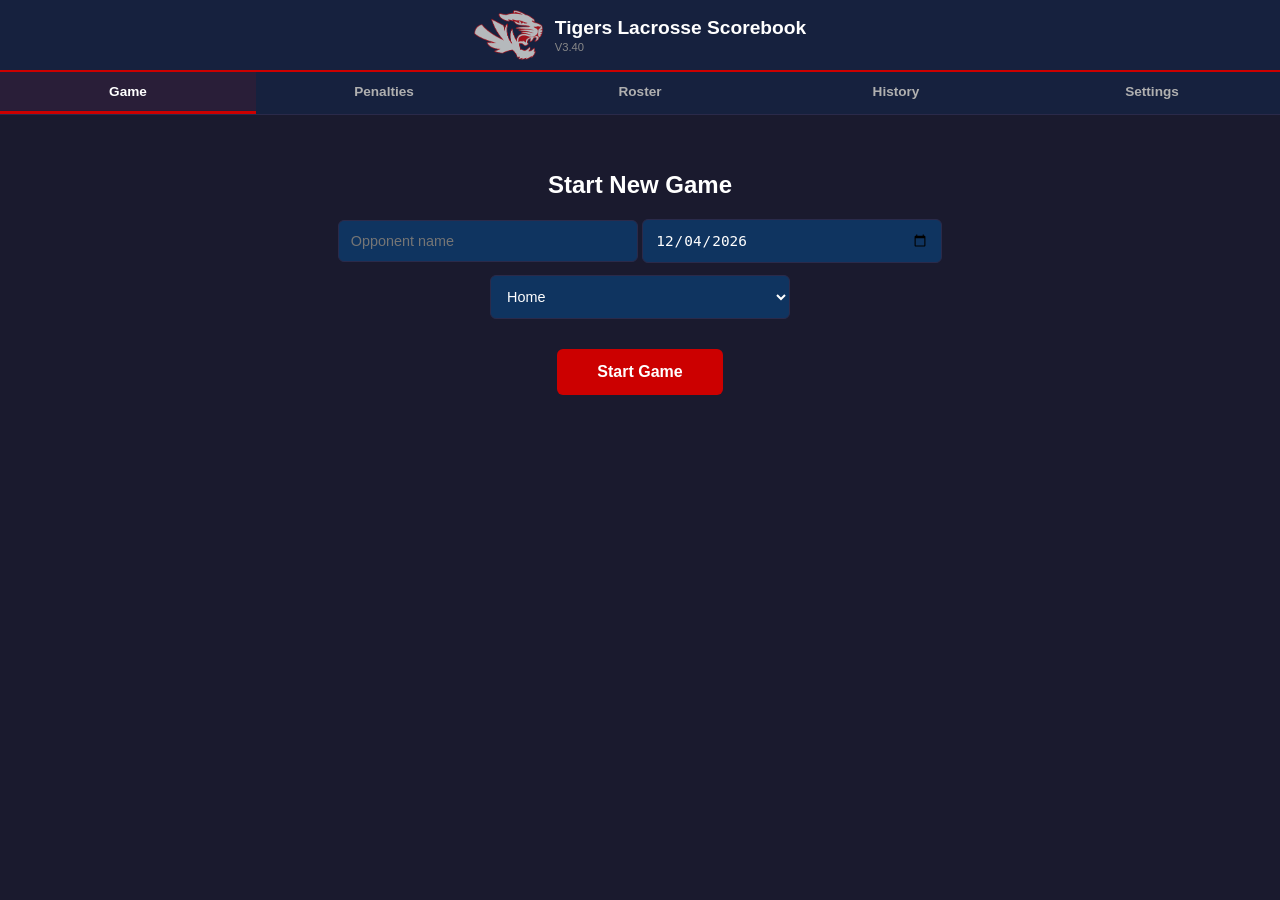
<file: index.html>
<!DOCTYPE html>
<html lang="en">
<head>
<meta charset="UTF-8">
<meta name="viewport" content="width=device-width, initial-scale=1.0, user-scalable=no">
<title>Fishers Tigers Lacrosse Scorebook V3.22</title>
<link rel="stylesheet" href="css/app.css">
<link rel="manifest" href="./manifest.json">
<link rel="icon" type="image/png" sizes="192x192" href="icons/icon-192.png">
<link rel="apple-touch-icon" href="icons/apple-touch-icon.png">
<meta name="theme-color" content="#CC0000">
<script src="js/boot.js"></script>
</head>
<body>
<div id="testBanner" class="test-banner"></div>

<!-- NEW VERSION BAR (shown by the service worker code in <head>) -->
<div id="updateBar" style="display:none; position:fixed; left:0; right:0; bottom:0; z-index:4000; gap:12px; align-items:center; justify-content:center; padding:12px; background:#1a73e8; color:#fff; font-weight:600; font-size:0.9rem;">
  <span>A new version of the scorebook is ready. Your game is saved.</span>
  <button onclick="location.reload()" style="padding:8px 14px; border:none; border-radius:6px; background:#fff; color:#1a73e8; font-weight:700;">Reload</button>
</div>

<!-- TOAST CONTAINER -->
<div class="toast-container" id="toastContainer"></div>

<!-- HEADER -->
<div class="header">
  <img src="logo.png" alt="FHS Tigers" width="69" height="50">
  <div>
    <h1>Tigers Lacrosse Scorebook</h1>
    <div class="version">V3.40</div>
  </div>
</div>

<!-- TAB BAR -->
<div class="tab-bar">
  <button class="tab-btn active" data-tab="game">Game</button>
  <button class="tab-btn" data-tab="penalties">Penalties</button>
  <button class="tab-btn" data-tab="roster">Roster</button>
  <button class="tab-btn" data-tab="history">History</button>
  <button class="tab-btn" data-tab="settings">Settings</button>
</div>

<!-- GAME TAB -->
<div class="tab-content active" id="tab-game">
  <!-- Game Setup (shown when no active game) -->
  <div id="gameSetup" class="game-setup">
    <h2>Start New Game</h2>
    <input type="text" id="setupOpponent" placeholder="Opponent name">
    <input type="date" id="setupDate">
    <select id="setupLocation">
      <option value="Home">Home</option>
      <option value="Away">Away</option>
    </select>
    <br><br>
    <button class="btn btn-primary" onclick="startGame()" style="padding:14px 40px; font-size:1rem;">Start Game</button>
  </div>

  <!-- Active Game (shown during game) -->
  <div id="activeGameUI" style="display:none;">
    <!-- Scoreboard -->
    <div class="scoreboard">
      <div class="team">
        <div class="team-name">TIGERS</div>
        <div class="score" id="homeScore">0</div>
        <button class="to-btn to-tigers" id="toTigersBtn" onclick="chargeTimeout('tigers')">
          TO <span class="to-dots" id="toDotsTigers"></span>
        </button>
      </div>
      <div class="vs">vs</div>
      <div class="team">
        <div class="team-name" id="oppName">OPPONENT</div>
        <div class="score" id="awayScore">0</div>
        <button class="to-btn to-opp" id="toOppBtn" onclick="chargeTimeout('opp')">
          TO <span class="to-dots" id="toDotsOpp"></span>
        </button>
      </div>
    </div>

    <!-- Quarter / Strength Bar -->
    <div class="quarter-bar">
      <div class="qtr-left">
        <button class="quarter-btn active" data-q="Q1" onclick="setQuarter('Q1')">Q1</button>
        <button class="quarter-btn" data-q="Q2" onclick="setQuarter('Q2')">Q2</button>
        <button class="quarter-btn" data-q="Q3" onclick="setQuarter('Q3')">Q3</button>
        <button class="quarter-btn" data-q="Q4" onclick="setQuarter('Q4')">Q4</button>
        <button class="quarter-btn" data-q="OT1" onclick="setQuarter('OT1')">OT1</button>
        <button class="quarter-btn" data-q="OT2" onclick="setQuarter('OT2')">OT2</button>
        <button class="end-game-btn" onclick="endGame()">END GAME</button>
      </div>
      <div class="qtr-right">
        <button class="strength-btn active-even" data-str="Even" tabindex="-1">EVEN</button>
        <button class="strength-btn" data-str="Man-Up" tabindex="-1">MAN-UP</button>
        <button class="strength-btn" data-str="Man-Down" tabindex="-1">MAN-DOWN</button>
      </div>
    </div>

    <div id="foulWatch" class="foul-watch" style="display:none;"></div>
    <div id="activePenalties" class="active-pens" style="display:none;"></div>

    <!-- Action Buttons Row -->
    <div class="action-row">
      <button class="btn btn-danger btn-small" onclick="openPenaltyModal()">PENALTY</button>
      <button class="btn btn-secondary btn-small" onclick="openEjectionModal()">EJECTION</button>
    </div>

    <!-- Team Actions -->
    <div class="team-actions">
      <div class="label">Team Actions (no player)</div>
      <button class="team-action-btn" onclick="logTeamAction('Clear_Good')">Clear Success</button>
      <button class="team-action-btn" onclick="logTeamAction('Clear_Fail')">Clear Fail</button>
      <button class="team-action-btn" onclick="logTeamAction('Ride_Good')">Ride Success</button>
      <button class="team-action-btn" onclick="logTeamAction('Ride_Fail')">Ride Fail</button>
    </div>

    <!-- View toggle (V3.20): By Stat (default) or By Player -->
    <div class="filter-bar" id="viewToggle">
      <button class="filter-btn" data-view="stat" onclick="sfSetView('stat')">By Stat</button>
      <button class="filter-btn" data-view="player" onclick="sfSetView('player')">By Player</button>
    </div>

    <!-- By Stat panel (V3.20): Stat first, then jersey -->
    <div class="by-stat-panel" id="byStatPanel">
      <div class="label">By Stat &mdash; tap the stat, then enter the jersey</div>
      <div class="by-stat-grid">
        <button class="stat-btn goal" onclick="sfStartStat('Goal')">Goal</button>
        <button class="stat-btn" onclick="sfStartStat('Shot')">Shot</button>
        <button class="stat-btn" onclick="sfStartStat('SOG')">Shot on Goal</button>
        <button class="stat-btn" onclick="sfStartStat('GB')">Ground Ball</button>
        <button class="stat-btn" onclick="sfStartStat('TO')">Turnover</button>
        <button class="stat-btn" onclick="sfStartStat('CTO')">Caused Turnover</button>
        <button class="stat-btn" onclick="sfStartStat('INT')">Interception</button>
        <button class="stat-btn" onclick="sfStartStat('FOW')">Face Off Won</button>
        <button class="stat-btn" onclick="sfStartStat('FOL')">Face Off Lost</button>
        <button class="stat-btn goalie-stat" onclick="sfStartStat('Save')">Save</button>
        <button class="stat-btn goalie-stat" onclick="sfStartStat('GA')">Goal Allowed</button>
      </div>
    </div>

    <!-- Position Filter -->
    <div class="filter-bar" id="filterBar">
      <button class="filter-btn active" data-filter="All" onclick="setFilter('All')">All</button>
      <button class="filter-btn" data-filter="Starters" onclick="setFilter('Starters')">Starters</button>
      <button class="filter-btn" data-filter="Attack" onclick="setFilter('Attack')">ATT</button>
      <button class="filter-btn" data-filter="Midfield" onclick="setFilter('Midfield')">MID</button>
      <button class="filter-btn" data-filter="Defense" onclick="setFilter('Defense')">DEF</button>
      <button class="filter-btn" data-filter="Goalie" onclick="setFilter('Goalie')">G</button>
      <button class="filter-btn" data-filter="FOGO" onclick="setFilter('FOGO')">FOGO</button>
      <button class="filter-btn" data-filter="LSM" onclick="setFilter('LSM')">LSM</button>
      <button class="filter-btn" data-filter="Opponent" onclick="setFilter('Opponent')">OPP</button>
    </div>

    <!-- Opponent Panel (shown when Opponent filter selected) -->
    <div id="opponentPanel" style="display:none;">
      <div class="team-actions">
        <div class="label">Opponent Actions</div>
        <button class="team-action-btn" onclick="logOpponentAction('Opp_SOG')">Opp SOG</button>
        <button class="team-action-btn" onclick="logOpponentAction('Opp_Shot')">Opp Shot</button>
      </div>
    </div>

    <!-- Player Grid -->
    <div class="player-grid" id="playerGrid"></div>

    <!-- Event Log -->
    <div class="event-log" id="eventLog">
      <h4>Event Log - <span id="logQuarterLabel">Q1</span></h4>
      <div id="eventLogList"></div>
    </div>
  </div>
</div>

<!-- ROSTER TAB -->
<div class="tab-content" id="tab-roster">
  <div class="flex-row mb-16">
    <button class="btn btn-primary" onclick="pullRoster()">Pull Roster from Sheets</button>
    <span id="rosterStatus" style="font-size:0.75rem; color:var(--text-secondary);"></span>
    <div style="margin-top:8px;">
      <button class="btn btn-secondary btn-small" onclick="pullOfficials()">Pull Officials from Sheets</button>
      <span id="officialsStatus" style="font-size:0.75rem; color:var(--text-secondary);"></span>
    </div>
  </div>
  <div class="roster-list" id="rosterList"></div>
  <div class="add-player-form">
    <input type="number" id="addJersey" placeholder="#" style="width:50px;">
    <input type="text" id="addName" placeholder="Name" style="flex:1; min-width:100px;">
    <select id="addPosition">
      <option value="Attack">Attack</option>
      <option value="Midfield">Midfield</option>
      <option value="Defense">Defense</option>
      <option value="Goalie">Goalie</option>
      <option value="FOGO">FOGO</option>
      <option value="LSM">LSM</option>
    </select>
    <button class="btn btn-primary btn-small" onclick="addPlayer()">Add</button>
  </div>
</div>

<!-- HISTORY TAB -->
<div class="tab-content" id="tab-history">
  <h3 class="mb-16" style="color:var(--text-secondary);">Past Games</h3>
  <div id="historyList"></div>
  <button class="btn btn-secondary mt-16" onclick="clearHistory()">Clear Local History</button>
</div>

<!-- PENALTIES TAB: running totals for both teams (fouling out = 5:00 of personal fouls) -->
<div class="tab-content" id="tab-penalties">
  <div id="penaltiesView"></div>
</div>

<!-- SETTINGS TAB -->
<div class="tab-content" id="tab-settings">
  <div class="settings-section">
    <h3>Display</h3>
    <p style="font-size:0.8rem; color:var(--text-secondary); margin-bottom:8px;">
      Sun mode makes the screen easier to read in bright sun. The app always opens in the normal look.
    </p>
    <div class="theme-choice" id="themeChoice">
      <button class="btn btn-secondary" data-theme-btn="" onclick="setTheme('')">Normal</button>
      <button class="btn btn-secondary" data-theme-btn="sun" onclick="setTheme('sun')">&#9728; Sun: max contrast</button>
      <button class="btn btn-secondary" data-theme-btn="sun-light" onclick="setTheme('sun-light')">&#9728; Sun: light</button>
    </div>
  </div>
  <div class="settings-section">
    <h3>Google Apps Script URL</h3>
    <p style="font-size:0.8rem; color:var(--text-secondary); margin-bottom:8px;">
      The team's link is built into the app. Leave this blank unless you were given a different link to use.
    </p>
    <input type="text" class="settings-input" id="scriptUrl" placeholder="Built in (leave blank)">
    <div class="flex-row">
      <button class="btn btn-primary" onclick="saveSettings()">Save</button>
      <button class="btn btn-secondary" onclick="testConnection()">Test Connection</button>
    </div>
    <p id="connectionStatus" style="margin-top:8px; font-size:0.8rem; color:var(--text-secondary);"></p>
  </div>
  <div class="settings-section">
    <h3>Test mode</h3>
    <p style="font-size:0.8rem; color:var(--text-secondary); margin-bottom:8px;">
      For trying things out. While it's on, new games are TEST games: they go only to the TEST copy of the workbook,
      never the team's. An orange bar shows at the top. A game always goes to the workbook it was started for.
    </p>
    <input type="text" class="settings-input" id="testScriptUrl" placeholder="TEST script link (the TEST copy's web app URL)">
    <div class="flex-row" style="align-items:center;">
      <button class="btn btn-secondary" onclick="saveTestUrl()">Save link</button>
      <label style="display:flex; align-items:center; gap:8px; font-size:0.85rem;">
        <input type="checkbox" id="testModeCheck" onchange="setTestMode(this.checked)">
        Test mode
      </label>
    </div>
  </div>
  <div class="settings-section">
    <h3>Stats PIN</h3>
    <p style="font-size:0.8rem; color:var(--text-secondary); margin-bottom:8px;">
      The PIN is needed to pull the roster/officials and to save a game to the workbook. Keeping score never needs it.
      By default the app asks for it every time and never stores it, so the tablet can be handed to someone else safely.
    </p>
    <label style="display:flex; align-items:center; gap:8px; font-size:0.85rem; margin-bottom:8px;">
      <input type="checkbox" id="rememberPinCheck" onchange="setRememberPin(this.checked)">
      Remember the PIN on this device
    </label>
    <button class="btn btn-secondary" id="changePinBtn" onclick="changeWritePin()">Change / Clear Saved PIN</button>
    <p id="pinStatus" style="margin-top:8px; font-size:0.8rem; color:var(--text-secondary);"></p>
  </div>
  <div class="settings-section">
    <h3>Data Management</h3>
    <button class="btn btn-danger" onclick="resetAllData()">Reset All Local Data</button>
  </div>
  <div class="settings-section">
    <h3>About</h3>
    <p style="font-size:0.8rem; color:var(--text-secondary);">
      Fishers Tigers Lacrosse Scorebook V3.40<br>
      <span id="storageStatus"></span><br>
      Event-based recording with offline-first architecture.<br>
      Built for sideline use during live games.
    </p>
  </div>
</div>

<!-- STAT MODAL (shows when player tapped) -->
<div class="modal-overlay" id="statModal">
  <div class="modal">
    <h3 id="statModalTitle">Record Stat</h3>
    <div class="stat-grid">
      <button class="stat-btn goal" onclick="logStat('Goal')">GOAL</button>
      <button class="stat-btn" onclick="logStat('Shot')">SHOT</button>
      <button class="stat-btn" onclick="logStat('SOG')">SOG</button>
      <button class="stat-btn" onclick="logStat('GB')">GB</button>
      <button class="stat-btn" onclick="logStat('TO')">TO</button>
      <button class="stat-btn" onclick="logStat('CTO')">CTO</button>
      <button class="stat-btn" onclick="logStat('INT')">INT</button>
      <button class="stat-btn goalie-only" id="btnSave" onclick="logStat('Save')">SAVE</button>
      <button class="stat-btn goalie-only" id="btnGA" onclick="logStat('GA')">GA</button>
      <button class="stat-btn" onclick="logStat('FOW')">FOW</button>
      <button class="stat-btn" onclick="logStat('FOL')">FOL</button>
    </div>
    <button class="btn btn-secondary" onclick="closeStatModal()" style="width:100%;">Cancel</button>
  </div>
</div>

<!-- STAT-FIRST JERSEY KEYPAD (V3.20) -->
<div class="modal-overlay" id="sfJerseyModal">
  <div class="modal">
    <h3 id="sfJerseyTitle">Stat</h3>
    <div id="sfGoalSummary" style="display:none; font-size:0.85rem; color:var(--green); font-weight:700; margin-bottom:6px;"></div>
    <p id="sfJerseyPrompt" style="font-size:0.8rem; color:var(--text-secondary); margin-bottom:8px;">Jersey # (tap digits, then OK):</p>
    <div class="sf-error" id="sfJerseyError" style="display:none;">
      <div id="sfJerseyErrorMsg"></div>
      <div class="sf-error-actions">
        <button class="btn btn-secondary" onclick="sfJerseyReenter()">Re-enter</button>
        <button class="btn btn-danger" onclick="sfCancel()">Cancel</button>
      </div>
    </div>
    <div id="sfJerseyEntry">
      <div class="filter-bar" id="sfEntryToggle" style="justify-content:center;">
        <button class="filter-btn" data-entry="keypad" onclick="sfSetEntry('keypad')">Keypad</button>
        <button class="filter-btn" data-entry="grid" onclick="sfSetEntry('grid')">Jersey Grid</button>
      </div>
      <div class="sf-grid" id="sfJerseyGrid" style="display:none;"></div>
      <div id="sfKeypadWrap">
      <div class="pen-clock-display" id="sfJerseyDisplay"><span class="pen-clock-empty">--</span></div>
      <div class="pen-keypad">
        <button class="pen-key" onclick="sfJerseyDigit('1')">1</button>
        <button class="pen-key" onclick="sfJerseyDigit('2')">2</button>
        <button class="pen-key" onclick="sfJerseyDigit('3')">3</button>
        <button class="pen-key" onclick="sfJerseyDigit('4')">4</button>
        <button class="pen-key" onclick="sfJerseyDigit('5')">5</button>
        <button class="pen-key" onclick="sfJerseyDigit('6')">6</button>
        <button class="pen-key" onclick="sfJerseyDigit('7')">7</button>
        <button class="pen-key" onclick="sfJerseyDigit('8')">8</button>
        <button class="pen-key" onclick="sfJerseyDigit('9')">9</button>
        <button class="pen-key pen-key-back" onclick="sfJerseyBack()">&#9003;</button>
        <button class="pen-key" onclick="sfJerseyDigit('0')">0</button>
        <button class="pen-key" id="sfJerseyOk" onclick="sfJerseyConfirm()" style="opacity:0.4;">OK</button>
      </div>
      </div>
      <button class="btn btn-secondary" id="sfNoAssistBtn" onclick="sfNoAssist()" style="display:none; width:100%; margin-top:12px;">No Assist</button>
      <button class="btn btn-secondary" onclick="sfCancel()" style="width:100%; margin-top:12px;">Cancel</button>
    </div>
    <div id="sfClockEntry" style="display:none;">
      <div class="pen-clock-display" id="sfClockDisplay"><span class="pen-clock-empty">--:--</span></div>
      <div class="pen-keypad">
        <button class="pen-key" onclick="sfClockDigit('1')">1</button>
        <button class="pen-key" onclick="sfClockDigit('2')">2</button>
        <button class="pen-key" onclick="sfClockDigit('3')">3</button>
        <button class="pen-key" onclick="sfClockDigit('4')">4</button>
        <button class="pen-key" onclick="sfClockDigit('5')">5</button>
        <button class="pen-key" onclick="sfClockDigit('6')">6</button>
        <button class="pen-key" onclick="sfClockDigit('7')">7</button>
        <button class="pen-key" onclick="sfClockDigit('8')">8</button>
        <button class="pen-key" onclick="sfClockDigit('9')">9</button>
        <button class="pen-key pen-key-back" onclick="sfClockBack()">&#9003;</button>
        <button class="pen-key" onclick="sfClockDigit('0')">0</button>
        <button class="pen-key" id="sfClockOk" onclick="sfClockConfirm()" style="opacity:0.4;">OK</button>
      </div>
      <button class="btn btn-secondary" onclick="sfCancel()" style="width:100%; margin-top:12px;">Cancel goal</button>
    </div>
  </div>
</div>

<!-- PENALTY MODAL -->
<div class="modal-overlay" id="penaltyModal">
  <div class="modal">
    <h3>Log Penalty</h3>
    <div id="penaltyStep1">
      <p style="font-size:0.8rem; color:var(--text-secondary); margin-bottom:12px;">Which team committed the penalty?</p>
      <div class="penalty-team-selector">
        <button class="penalty-team-btn tigers" onclick="penaltySelectTeam('tigers')">TIGERS</button>
        <button class="penalty-team-btn opponent" onclick="penaltySelectTeam('opponent')">OPPONENT</button>
      </div>
    </div>
    <div id="penaltyStepTigersPlayer" style="display:none;">
      <p style="font-size:0.8rem; color:var(--text-secondary); margin-bottom:8px;">Select player <span style="color:var(--text-secondary);">(or In-Home for a coach/bench penalty):</span></p>
      <button class="btn btn-danger btn-small" id="penInHomeBtn" onclick="selectPenaltyInHome()" style="width:100%; margin-bottom:10px;">In-Home serves this penalty</button>
      <div class="penalty-player-list" id="penaltyPlayerList"></div>
    </div>
    <div id="penaltyStepOppJersey" style="display:none;">
      <p style="font-size:0.8rem; color:var(--text-secondary); margin-bottom:8px;">Opponent jersey # (tap digits, then OK):</p>
      <div class="pen-clock-display" id="oppJerseyDisplay"><span class="pen-clock-empty">--</span></div>
      <div class="pen-keypad">
        <button class="pen-key" onclick="oppJerseyDigit('1')">1</button>
        <button class="pen-key" onclick="oppJerseyDigit('2')">2</button>
        <button class="pen-key" onclick="oppJerseyDigit('3')">3</button>
        <button class="pen-key" onclick="oppJerseyDigit('4')">4</button>
        <button class="pen-key" onclick="oppJerseyDigit('5')">5</button>
        <button class="pen-key" onclick="oppJerseyDigit('6')">6</button>
        <button class="pen-key" onclick="oppJerseyDigit('7')">7</button>
        <button class="pen-key" onclick="oppJerseyDigit('8')">8</button>
        <button class="pen-key" onclick="oppJerseyDigit('9')">9</button>
        <button class="pen-key pen-key-back" onclick="oppJerseyBack()">&#9003;</button>
        <button class="pen-key" onclick="oppJerseyDigit('0')">0</button>
        <button class="pen-key" id="oppJerseyNext" onclick="oppJerseyConfirm()" style="opacity:0.4;">OK</button>
      </div>
    </div>
    <div id="penaltyStepClock" style="display:none;">
      <p style="font-size:0.8rem; color:var(--text-secondary); margin-bottom:8px;">Time on the clock (tap 4 digits, e.g. 0 8 3 3 = 08:33):</p>
      <div class="pen-clock-display" id="penClockDisplay"><span class="pen-clock-empty">--:--</span></div>
      <div class="pen-keypad">
        <button class="pen-key" onclick="penClockDigit('1')">1</button>
        <button class="pen-key" onclick="penClockDigit('2')">2</button>
        <button class="pen-key" onclick="penClockDigit('3')">3</button>
        <button class="pen-key" onclick="penClockDigit('4')">4</button>
        <button class="pen-key" onclick="penClockDigit('5')">5</button>
        <button class="pen-key" onclick="penClockDigit('6')">6</button>
        <button class="pen-key" onclick="penClockDigit('7')">7</button>
        <button class="pen-key" onclick="penClockDigit('8')">8</button>
        <button class="pen-key" onclick="penClockDigit('9')">9</button>
        <button class="pen-key pen-key-back" onclick="penClockBack()">&#9003;</button>
        <button class="pen-key" onclick="penClockDigit('0')">0</button>
        <button class="pen-key" id="penClockNext" onclick="penClockConfirm()" style="opacity:0.4;">OK</button>
      </div>
    </div>
    <div id="penaltyStepName" style="display:none;">
      <p style="font-size:0.8rem; color:var(--text-secondary); margin-bottom:4px;"><span id="penNameWhoLabel" style="color:var(--white); font-weight:700;"></span> &middot; Clock: <span id="penNameClockLabel" style="color:var(--white); font-weight:700;"></span> &middot; Select the penalty:</p>
      <div class="pen-name-section-label">Technical Fouls</div>
      <div class="pen-name-grid" id="penTechnicalGrid"></div>
      <div class="pen-name-section-label">Personal Fouls</div>
      <div class="pen-name-grid" id="penPersonalGrid"></div>
    </div>
    <div id="penaltyStepDuration" style="display:none;">
      <p style="font-size:0.8rem; color:var(--text-secondary); margin-bottom:8px;"><span id="penDurationLabel" style="color:var(--white); font-weight:700;"></span> &middot; Duration:</p>
      <label id="penLockRow" class="pen-lock-row" style="display:none;">
        <input type="checkbox" id="penLockCheck">
        <span><strong>Locked in</strong> (a goal will not release this penalty)</span>
      </label>
      <div class="duration-grid">
        <button class="duration-btn" onclick="penaltySelectDuration(30)">30s</button>
        <button class="duration-btn" onclick="penaltySelectDuration(60)">1 min</button>
        <button class="duration-btn" onclick="penaltySelectDuration(120)">2 min</button>
        <button class="duration-btn" onclick="penaltySelectDuration(180)">3 min</button>
      </div>
    </div>
    <div id="penaltyStepOppInHome" style="display:none;">
      <p style="font-size:0.8rem; color:var(--text-secondary); margin-bottom:12px;">Will the opponent's <strong style="color:var(--white);">In-Home</strong> serve this penalty? (coach/bench penalty, or goalie foul with no backup)</p>
      <div class="penalty-team-selector">
        <button class="penalty-team-btn opponent" onclick="oppInHomeAnswer(true)">YES — In-Home</button>
        <button class="penalty-team-btn tigers" onclick="oppInHomeAnswer(false)">NO</button>
      </div>
    </div>
    <button class="btn btn-secondary mt-16" onclick="closePenaltyModal()" style="width:100%;">Cancel</button>
  </div>
</div>

<!-- GAME META MODAL (optional; shown after Start Game) -->
<div class="modal-overlay" id="gameMetaModal">
  <div class="modal">
    <h3>Game Details <span style="font-size:0.75rem; color:var(--text-secondary); font-weight:400;">(all optional)</span></h3>
    <div style="display:flex; gap:8px; margin-bottom:10px;">
      <div style="flex:1;">
        <label style="font-size:0.75rem; color:var(--text-secondary);">Weather temp</label>
        <input type="text" class="settings-input" id="metaWeatherTemp" placeholder="52" inputmode="numeric">
      </div>
      <div style="flex:1;">
        <label style="font-size:0.75rem; color:var(--text-secondary);">Conditions</label>
        <select class="settings-input" id="metaWeatherCond">
          <option value="">—</option>
          <option>Sunny</option>
          <option>Rain</option>
          <option>Snow</option>
          <option>Overcast</option>
          <option>Fog</option>
        </select>
      </div>
    </div>
    <label style="font-size:0.75rem; color:var(--text-secondary);">Game start</label>
    <div style="display:flex; gap:8px; margin-bottom:10px; align-items:center;">
      <input type="text" class="settings-input" id="metaGameStart" placeholder="4:00 PM" readonly style="flex:1; margin:0; background:var(--bg-secondary); cursor:default;">
      <button class="btn btn-secondary btn-small" onclick="openGameStartKeypad()">Set</button>
    </div>

    <label style="font-size:0.75rem; color:var(--text-secondary);">Head Official</label>
    <select class="settings-input" id="metaHeadOfficial"></select>
    <input type="text" class="settings-input" id="metaHeadOfficialOther" placeholder="Type name" style="display:none; margin-top:4px;">

    <label style="font-size:0.75rem; color:var(--text-secondary);">Umpire</label>
    <select class="settings-input" id="metaUmpire"></select>
    <input type="text" class="settings-input" id="metaUmpireOther" placeholder="Type name" style="display:none; margin-top:4px;">

    <label style="font-size:0.75rem; color:var(--text-secondary);">Field Judge</label>
    <select class="settings-input" id="metaFieldJudge"></select>
    <input type="text" class="settings-input" id="metaFieldJudgeOther" placeholder="Type name" style="display:none; margin-top:4px;">

    <label style="font-size:0.75rem; color:var(--text-secondary);">Tigers Scorer</label>
    <select class="settings-input" id="metaScorer"></select>
    <input type="text" class="settings-input" id="metaScorerOther" placeholder="Type name" style="display:none; margin-top:4px;">

    <label style="font-size:0.75rem; color:var(--text-secondary);">Tigers Timer</label>
    <select class="settings-input" id="metaTimer"></select>
    <input type="text" class="settings-input" id="metaTimerOther" placeholder="Type name" style="display:none; margin-top:4px;">

    <label style="font-size:0.75rem; color:var(--text-secondary);">Opponent Scorer</label>
    <input type="text" class="settings-input" id="metaOppScorer" placeholder="Optional" style="margin-bottom:12px;">

    <button class="btn btn-primary" onclick="finalizeStartGame()" style="width:100%;">Start Game</button>
    <button class="btn btn-secondary mt-16" onclick="closeGameMetaModal()" style="width:100%;">Cancel</button>
  </div>
</div>

<!-- GAME START TIME KEYPAD -->
<div class="modal-overlay" id="gameStartModal">
  <div class="modal">
    <h3>Game Start Time</h3>
    <p style="font-size:0.8rem; color:var(--text-secondary); margin-bottom:8px;">Tap 4 digits (H H M M), pick AM/PM:</p>
    <div class="pen-clock-display" id="gameStartDisplay"><span class="pen-clock-empty">--:--</span></div>
    <div style="display:flex; gap:8px; margin:8px 0;">
      <button class="btn btn-secondary" id="gsAM" onclick="gameStartSetAmPm('AM')" style="flex:1;">AM</button>
      <button class="btn btn-secondary" id="gsPM" onclick="gameStartSetAmPm('PM')" style="flex:1;">PM</button>
    </div>
    <div class="pen-keypad">
      <button class="pen-key" onclick="gameStartDigit('1')">1</button>
      <button class="pen-key" onclick="gameStartDigit('2')">2</button>
      <button class="pen-key" onclick="gameStartDigit('3')">3</button>
      <button class="pen-key" onclick="gameStartDigit('4')">4</button>
      <button class="pen-key" onclick="gameStartDigit('5')">5</button>
      <button class="pen-key" onclick="gameStartDigit('6')">6</button>
      <button class="pen-key" onclick="gameStartDigit('7')">7</button>
      <button class="pen-key" onclick="gameStartDigit('8')">8</button>
      <button class="pen-key" onclick="gameStartDigit('9')">9</button>
      <button class="pen-key pen-key-back" onclick="gameStartBack()">&#9003;</button>
      <button class="pen-key" onclick="gameStartDigit('0')">0</button>
      <button class="pen-key" id="gameStartOk" onclick="gameStartConfirm()" style="opacity:0.4;">OK</button>
    </div>
    <button class="btn btn-secondary mt-16" onclick="closeGameStartKeypad()" style="width:100%;">Cancel</button>
  </div>
</div>

<!-- EJECTION ALERT MODAL (must be acknowledged) -->
<div class="modal-overlay" id="ejectAlertModal">
  <div class="modal">
    <h3 style="color:var(--danger, #e03);">Ejection</h3>
    <p id="ejectAlertMsg" style="font-size:1rem; color:var(--white); font-weight:700; margin-bottom:16px;"></p>
    <button class="btn btn-danger" onclick="closeEjectAlert()" style="width:100%;">Acknowledge</button>
  </div>
</div>

<!-- ONE PLAYER'S PENALTIES (from the Penalties tab or the foul-out strip) -->
<div class="modal-overlay" id="foulDetailModal">
  <div class="modal">
    <h3 id="foulDetailTitle"></h3>
    <div id="foulDetailBody"></div>
    <button class="btn btn-secondary" onclick="closeFoulDetail()" style="width:100%; margin-top:12px;">Close</button>
  </div>
</div>

<!-- PENALTY NOTICE (a goal found penalties that had already run out) -->
<div class="modal-overlay" id="penaltyNoticeModal">
  <div class="modal">
    <h3>Penalty already expired</h3>
    <div id="penaltyNoticeBody" style="font-size:0.95rem; color:var(--white); font-weight:700; margin-bottom:16px;"></div>
    <button class="btn btn-danger" onclick="closePenaltyNotice()" style="width:100%;">OK</button>
  </div>
</div>

<!-- GOAL CLOCK MODAL -->
<div class="modal-overlay" id="goalClockModal">
  <div class="modal">
    <h3>Goal Time</h3>
    <p style="font-size:0.8rem; color:var(--text-secondary); margin-bottom:8px;"><span id="goalClockContext" style="color:var(--white); font-weight:700;"></span> &middot; Time on the clock (tap 4 digits):</p>
    <div class="pen-clock-display" id="goalClockDisplay"><span class="pen-clock-empty">--:--</span></div>
    <div class="pen-keypad">
      <button class="pen-key" onclick="goalClockDigit('1')">1</button>
      <button class="pen-key" onclick="goalClockDigit('2')">2</button>
      <button class="pen-key" onclick="goalClockDigit('3')">3</button>
      <button class="pen-key" onclick="goalClockDigit('4')">4</button>
      <button class="pen-key" onclick="goalClockDigit('5')">5</button>
      <button class="pen-key" onclick="goalClockDigit('6')">6</button>
      <button class="pen-key" onclick="goalClockDigit('7')">7</button>
      <button class="pen-key" onclick="goalClockDigit('8')">8</button>
      <button class="pen-key" onclick="goalClockDigit('9')">9</button>
      <button class="pen-key pen-key-back" onclick="goalClockBack()">&#9003;</button>
      <button class="pen-key" onclick="goalClockDigit('0')">0</button>
      <button class="pen-key" id="goalClockOk" onclick="goalClockConfirm()" style="opacity:0.4;">OK</button>
    </div>
    <button class="btn btn-secondary mt-16" onclick="goalClockCancel()" style="width:100%;">Cancel (leave blank)</button>
  </div>
</div>

<!-- ASSIST MODAL (asked after the goal clock, Tigers goals only) -->
<div class="modal-overlay" id="assistModal">
  <div class="modal">
    <h3>Assist</h3>
    <div id="assistStepQuestion">
      <p style="font-size:0.8rem; color:var(--text-secondary); margin-bottom:12px;">Was there an assist on this goal?</p>
      <div class="penalty-team-selector">
        <button class="penalty-team-btn tigers" onclick="assistAnswer(true)">YES</button>
        <button class="penalty-team-btn opponent" onclick="assistAnswer(false)">NO</button>
      </div>
    </div>
    <div id="assistStepPlayer" style="display:none;">
      <p style="font-size:0.8rem; color:var(--text-secondary); margin-bottom:8px;">Who assisted? (tap the jersey)</p>
      <div class="penalty-player-list" id="assistPlayerList"></div>
    </div>
    <button class="btn btn-secondary mt-16" onclick="closeAssistModal()" style="width:100%;">Cancel (no assist)</button>
  </div>
</div>

<!-- EJECTION MODAL -->
<div class="modal-overlay" id="ejectionModal">
  <div class="modal">
    <h3>Eject Player</h3>
    <p style="font-size:0.8rem; color:var(--text-secondary); margin-bottom:12px;">Select player to eject:</p>
    <div class="ejection-player-list" id="ejectionPlayerList"></div>
    <button class="btn btn-secondary mt-16" onclick="closeEjectionModal()" style="width:100%;">Cancel</button>
  </div>
</div>



<!-- SCORER PICKER MODAL (for Assist automation) -->
<div class="modal-overlay" id="scorerModal">
  <div class="modal">
    <h3>Who scored the goal?</h3>
    <p style="font-size:0.8rem; color:var(--text-secondary); margin-bottom:12px;">Select the player who scored:</p>
    <div class="penalty-player-list" id="scorerPlayerList"></div>
    <button class="btn btn-secondary mt-16" onclick="closeScorerModal()" style="width:100%;">Cancel</button>
  </div>
</div>

<!-- SHOT ZONE PICKER MODAL (v3 - radial fan heatmap capture) -->
<div class="modal-overlay" id="zoneModal">
  <div class="modal zone-modal">
    <button class="modal-close" onclick="skipZone()" aria-label="Skip zone">&times;</button>
    <h3 id="zoneModalTitle">Where was the shot taken from?</h3>
    <p style="font-size:0.8rem; color:var(--text-secondary); margin-bottom:12px;">Tap the zone, or &times; to skip.</p>
    <div class="zone-svg-wrap">
      <svg id="zoneSvg" viewBox="0 0 400 236" preserveAspectRatio="xMidYMid meet" aria-label="Shot zone selector"></svg>
    </div>
    <button class="btn btn-secondary mt-16" onclick="skipZone()" style="width:100%;">Skip / Location not observed</button>
  </div>
</div>

<!-- HIDDEN IFRAME for POST -->
<iframe id="postFrame" name="postFrame" style="display:none;"></iframe>

<script src="js/config.js"></script>
<script src="js/state.js"></script>
<script src="js/game.js"></script>
<script src="js/active-penalties.js"></script>
<script src="js/stat-entry.js"></script>
<script src="js/actions.js"></script>
<script src="js/event-log.js"></script>
<script src="js/penalties.js"></script>
<script src="js/roster.js"></script>
<script src="js/sync.js"></script>
<script src="js/settings.js"></script>
<script src="js/exports.js"></script>
<script src="js/history.js"></script>
<script src="js/main.js"></script>
</body>
</html>
</file>
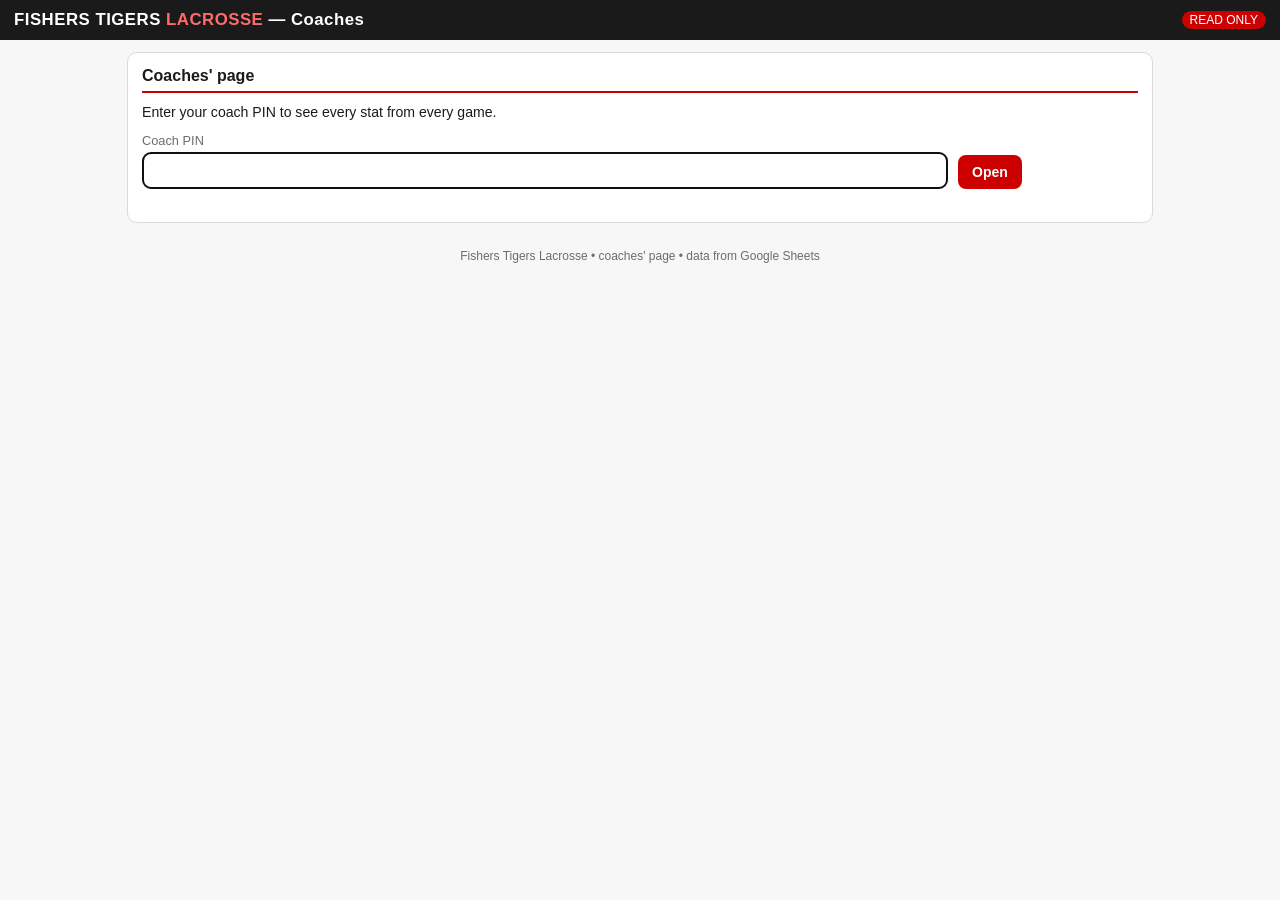
<file: coach.html>
<!DOCTYPE html>
<html lang="en">
<head>
<meta charset="utf-8">
<link rel="icon" type="image/png" sizes="192x192" href="icons/icon-192.png">
<meta name="viewport" content="width=device-width, initial-scale=1">
<title>Fishers Tigers Lacrosse — Coaches</title>
<link rel="stylesheet" href="css/viewer.css">
<link rel="stylesheet" href="css/coach.css">
</head>
<body>
<header>
  <div class="brand">FISHERS TIGERS <span>LACROSSE</span> — Coaches</div>
  <div class="hdr-right">
    <span class="tag">READ ONLY</span>
    <button class="btn sec small hide" id="refreshBtn" onclick="loadAll()">Refresh</button>
    <button class="btn sec small hide" id="lockBtn" onclick="lockPage()">Lock</button>
  </div>
</header>

<div class="wrap">

  <!-- PIN (kept in memory for this visit only; never stored, never in a URL) -->
  <div class="card" id="pinCard">
    <h2>Coaches' page</h2>
    <p class="note">Enter your coach PIN to see every stat from every game.</p>
    <div class="row">
      <div style="flex:2;">
        <label class="fld" for="pinInput">Coach PIN</label>
        <input type="password" id="pinInput" inputmode="numeric" autocomplete="off"
               onkeydown="if(event.key==='Enter')unlock()">
      </div>
      <div style="flex:0; display:flex; align-items:flex-end;">
        <button class="btn" id="unlockBtn" onclick="unlock()">Open</button>
      </div>
    </div>
    <div class="status" id="pinStatus"></div>
  </div>

  <div id="main" class="hide">
    <nav class="ctabs">
      <button class="ctab active" data-view="game">Game</button>
      <button class="ctab" data-view="season">Season</button>
      <button class="ctab" data-view="players">Players</button>
    </nav>
    <div class="status" id="loadStatus"></div>

    <!-- GAME -->
    <section id="view-game">
      <div class="card">
        <label class="fld" for="gamePick">Game</label>
        <select id="gamePick" onchange="renderGame()"></select>
        <div id="gameHead"></div>
      </div>
      <div class="card"><h2>Team Stats</h2><div id="gameTeam"></div></div>
      <div class="card"><h2>Players</h2><p class="note small">Tap a column heading to sort.</p><div id="gamePlayers"></div></div>
      <div class="card"><h2>Penalties</h2><div id="gamePens"></div></div>
    </section>

    <!-- SEASON -->
    <section id="view-season" class="hide">
      <div class="card"><h2>Season</h2><div id="seasonHead"></div></div>
      <div class="card"><h2>Game by Game</h2><p class="note small">Tap a game to open it.</p><div id="seasonGames"></div></div>
      <div class="card"><h2>Season Team Stats</h2><div id="seasonTeam"></div></div>
    </section>

    <!-- PLAYERS -->
    <section id="view-players" class="hide">
      <div class="card"><h2>Players — Season</h2><p class="note small">Tap a column heading to sort.</p><div id="seasonPlayers"></div></div>
    </section>
  </div>

  <div class="foot">Fishers Tigers Lacrosse &bull; coaches' page &bull; data from Google Sheets</div>
</div>

<script src="js/config.js"></script>
<script src="js/coach.js"></script>
</body>
</html>
</file>
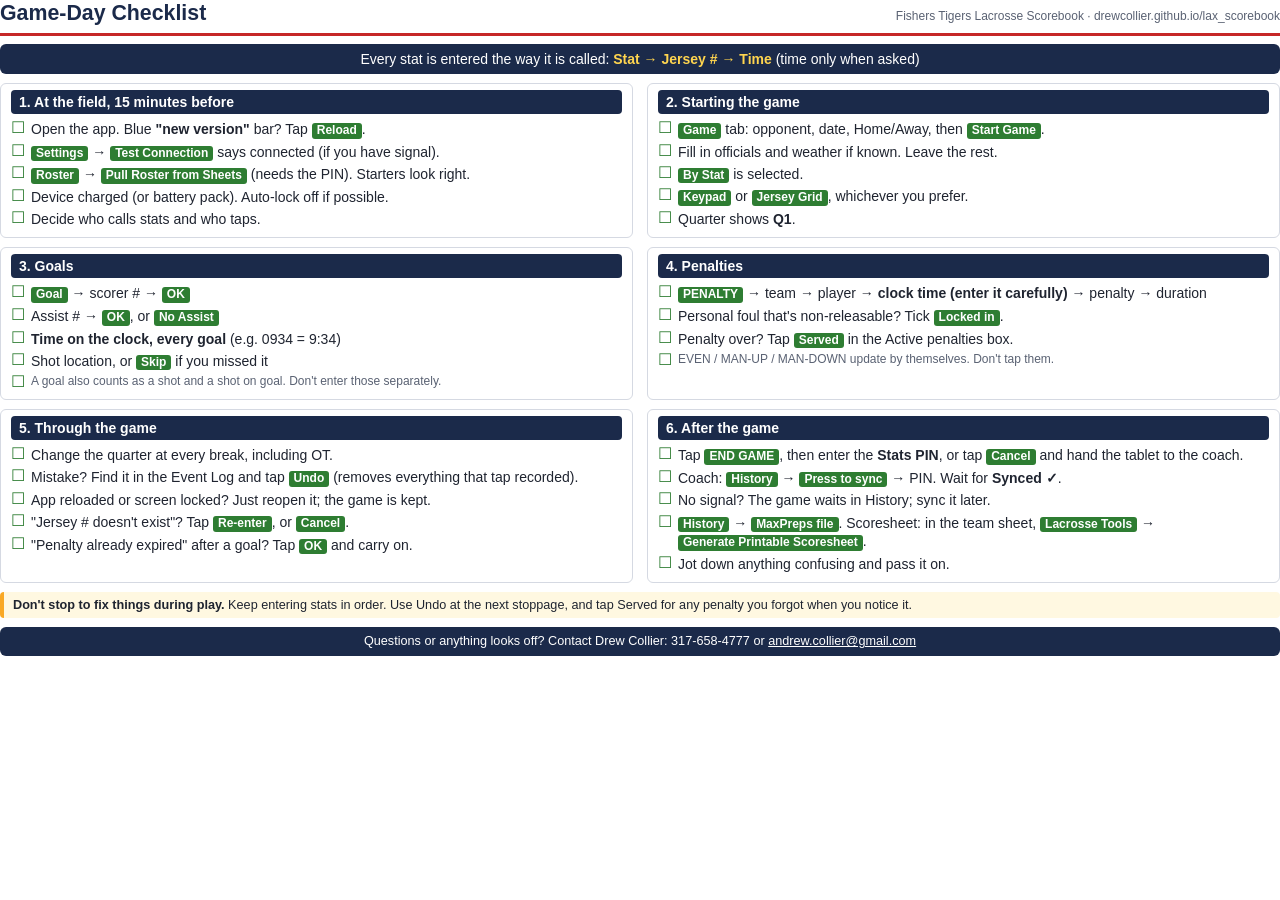
<file: GAME-DAY-CHECKLIST.html>
<!DOCTYPE html>
<html lang="en">
<head>
<meta charset="UTF-8">
<title>Fishers Tigers Lacrosse Scorebook - Game-Day Checklist</title>
<style>
  @page { size: letter; margin: 0.45in 0.5in; }
  :root { --navy: #1b2a4a; --accent: #2e7d32; --red: #c62828; --text: #1f2430; --muted: #5a6273; --line: #d5d9e2; }
  * { box-sizing: border-box; }
  body { font-family: "Segoe UI", Arial, sans-serif; color: var(--text); font-size: 10.5pt; line-height: 1.3; margin: 0; }
  header { display: flex; align-items: baseline; justify-content: space-between; border-bottom: 3px solid var(--red); padding-bottom: 5px; margin-bottom: 8px; }
  header h1 { font-size: 16pt; margin: 0; color: var(--navy); }
  header .sub { font-size: 9pt; color: var(--muted); }
  .rule { background: var(--navy); color: #fff; border-radius: 6px; padding: 6px 10px; font-size: 10.5pt; margin-bottom: 9px; text-align: center; }
  .rule strong { color: #ffd54f; }
  .grid { display: grid; grid-template-columns: 1fr 1fr; gap: 9px 14px; }
  section { border: 1px solid var(--line); border-radius: 6px; padding: 6px 10px 7px; page-break-inside: avoid; }
  section.wide { grid-column: 1 / -1; }
  h2 { font-size: 10.5pt; margin: 0 0 4px; color: #fff; background: var(--navy); border-radius: 4px; padding: 3px 8px; }
  ul { list-style: none; margin: 0; padding: 0; }
  li { position: relative; padding: 2px 0 2px 20px; }
  li::before { content: "\2610"; position: absolute; left: 0; top: 0; font-size: 12pt; color: var(--accent); }
  .k { display: inline-block; background: var(--accent); color: #fff; border-radius: 3px; padding: 0 5px; font-size: 9pt; font-weight: 700; }
  .note { color: var(--muted); font-size: 9pt; }
  .tip { background: #fff8e1; border-left: 4px solid #f9a825; padding: 5px 9px; margin-top: 9px; font-size: 9.5pt; border-radius: 4px; }
  footer { margin-top: 9px; background: var(--navy); color: #fff; border-radius: 6px; padding: 6px 10px; font-size: 9.5pt; text-align: center; }
  footer a { color: #fff; }
  h2, .rule, footer, .k, li::before { -webkit-print-color-adjust: exact; print-color-adjust: exact; }
  .tip { -webkit-print-color-adjust: exact; print-color-adjust: exact; }
</style>
</head>
<body>
<header>
  <h1>Game-Day Checklist</h1>
  <span class="sub">Fishers Tigers Lacrosse Scorebook &middot; drewcollier.github.io/lax_scorebook</span>
</header>

<div class="rule">Every stat is entered the way it is called: <strong>Stat &rarr; Jersey # &rarr; Time</strong> (time only when asked)</div>

<div class="grid">
  <section>
    <h2>1. At the field, 15 minutes before</h2>
    <ul>
      <li>Open the app. Blue <strong>"new version"</strong> bar? Tap <span class="k">Reload</span>.</li>
      <li><span class="k">Settings</span> &rarr; <span class="k">Test Connection</span> says connected (if you have signal).</li>
      <li><span class="k">Roster</span> &rarr; <span class="k">Pull Roster from Sheets</span> (needs the PIN). Starters look right.</li>
      <li>Device charged (or battery pack). Auto-lock off if possible.</li>
      <li>Decide who calls stats and who taps.</li>
    </ul>
  </section>

  <section>
    <h2>2. Starting the game</h2>
    <ul>
      <li><span class="k">Game</span> tab: opponent, date, Home/Away, then <span class="k">Start Game</span>.</li>
      <li>Fill in officials and weather if known. Leave the rest.</li>
      <li><span class="k">By Stat</span> is selected.</li>
      <li><span class="k">Keypad</span> or <span class="k">Jersey Grid</span>, whichever you prefer.</li>
      <li>Quarter shows <strong>Q1</strong>.</li>
    </ul>
  </section>

  <section>
    <h2>3. Goals</h2>
    <ul>
      <li><span class="k">Goal</span> &rarr; scorer # &rarr; <span class="k">OK</span></li>
      <li>Assist # &rarr; <span class="k">OK</span>, or <span class="k">No Assist</span></li>
      <li><strong>Time on the clock, every goal</strong> (e.g. 0934 = 9:34)</li>
      <li>Shot location, or <span class="k">Skip</span> if you missed it</li>
      <li class="note">A goal also counts as a shot and a shot on goal. Don't enter those separately.</li>
    </ul>
  </section>

  <section>
    <h2>4. Penalties</h2>
    <ul>
      <li><span class="k">PENALTY</span> &rarr; team &rarr; player &rarr; <strong>clock time (enter it carefully)</strong> &rarr; penalty &rarr; duration</li>
      <li>Personal foul that's non-releasable? Tick <span class="k">Locked in</span>.</li>
      <li>Penalty over? Tap <span class="k">Served</span> in the Active penalties box.</li>
      <li class="note">EVEN / MAN-UP / MAN-DOWN update by themselves. Don't tap them.</li>
    </ul>
  </section>

  <section>
    <h2>5. Through the game</h2>
    <ul>
      <li>Change the quarter at every break, including OT.</li>
      <li>Mistake? Find it in the Event Log and tap <span class="k">Undo</span> (removes everything that tap recorded).</li>
      <li>App reloaded or screen locked? Just reopen it; the game is kept.</li>
      <li>"Jersey # doesn't exist"? Tap <span class="k">Re-enter</span>, or <span class="k">Cancel</span>.</li>
      <li>"Penalty already expired" after a goal? Tap <span class="k">OK</span> and carry on.</li>
    </ul>
  </section>

  <section>
    <h2>6. After the game</h2>
    <ul>
      <li>Tap <span class="k">END GAME</span>, then enter the <strong>Stats PIN</strong>, or tap <span class="k">Cancel</span> and hand the tablet to the coach.</li>
      <li>Coach: <span class="k">History</span> &rarr; <span class="k">Press to sync</span> &rarr; PIN. Wait for <strong>Synced &check;</strong>.</li>
      <li>No signal? The game waits in History; sync it later.</li>
      <li><span class="k">History</span> &rarr; <span class="k">MaxPreps file</span>. Scoresheet: in the team sheet, <span class="k">Lacrosse Tools</span> &rarr; <span class="k">Generate Printable Scoresheet</span>.</li>
      <li>Jot down anything confusing and pass it on.</li>
    </ul>
  </section>
</div>

<div class="tip"><strong>Don't stop to fix things during play.</strong> Keep entering stats in order. Use Undo at the next stoppage, and tap Served for any penalty you forgot when you notice it.</div>

<footer>Questions or anything looks off? Contact Drew Collier: 317-658-4777 or <a href="mailto:andrew.collier@gmail.com">andrew.collier@gmail.com</a></footer>
</body>
</html>
</file>
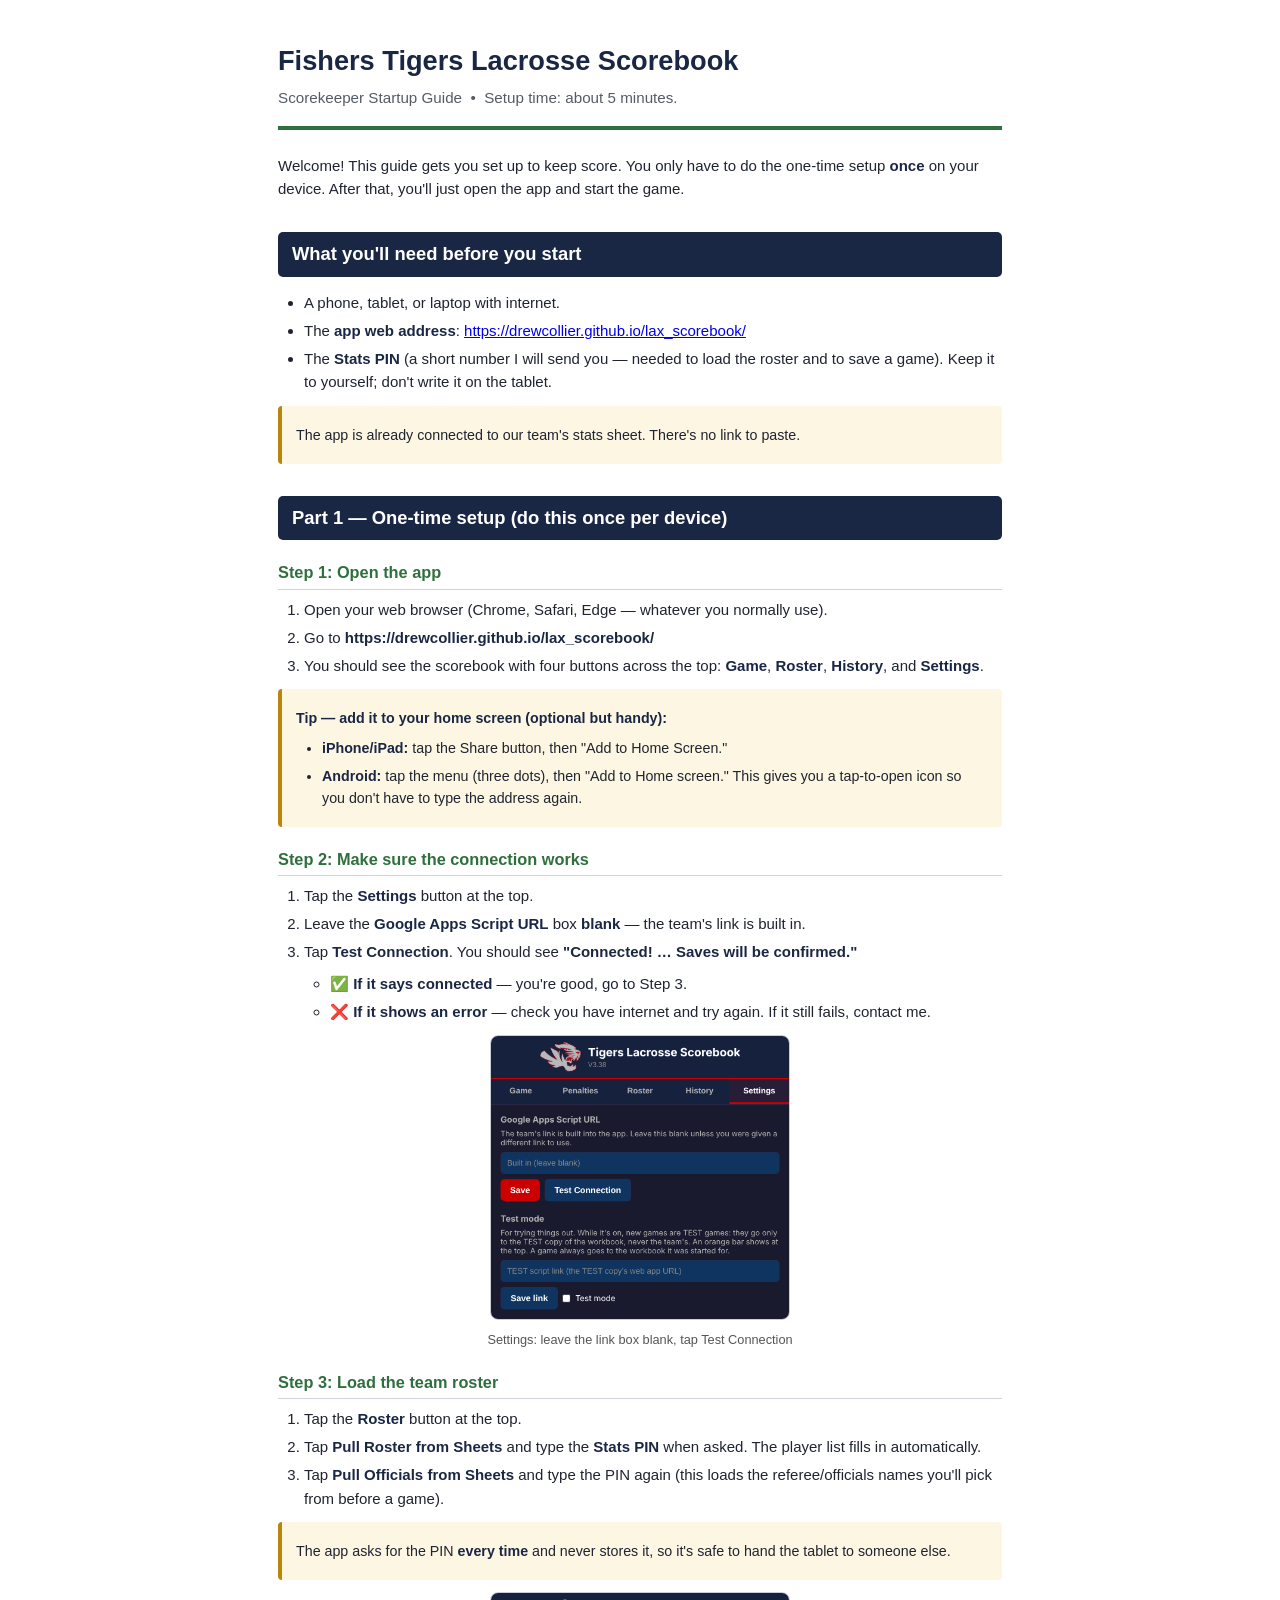
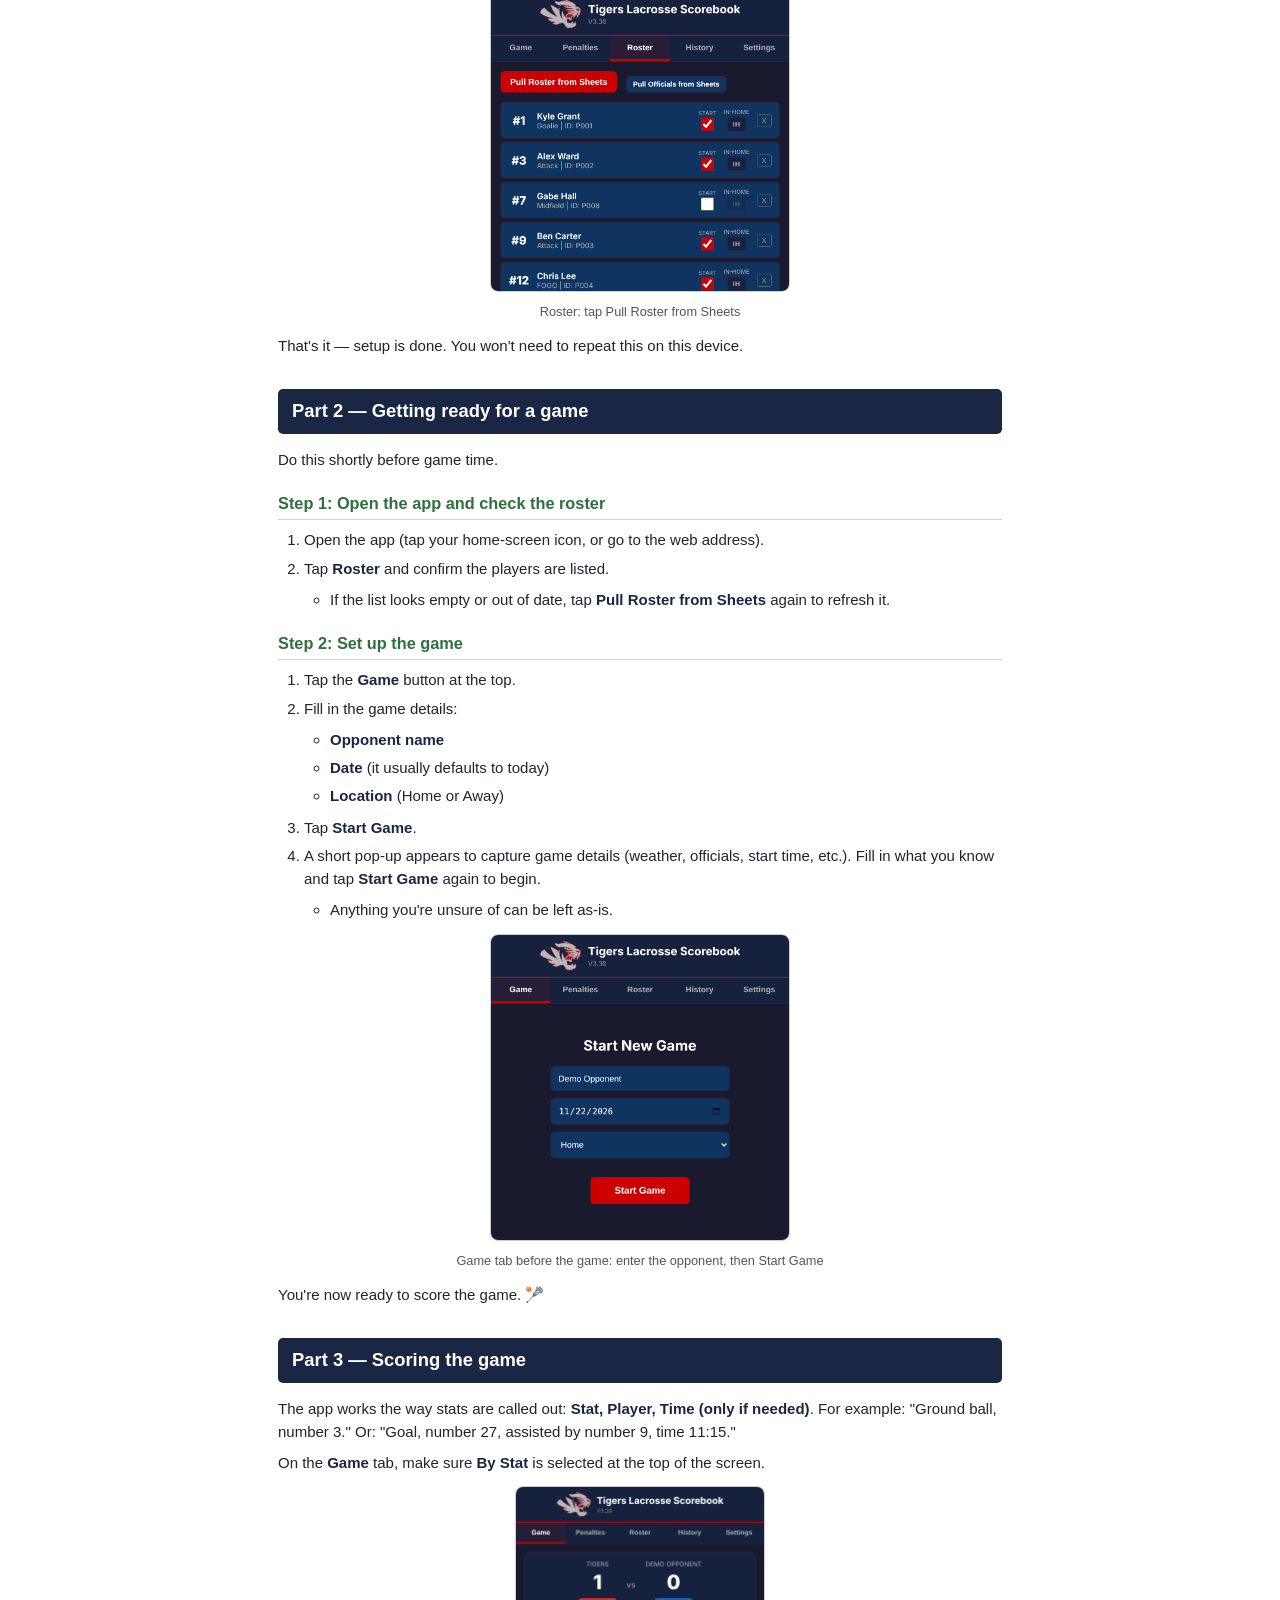
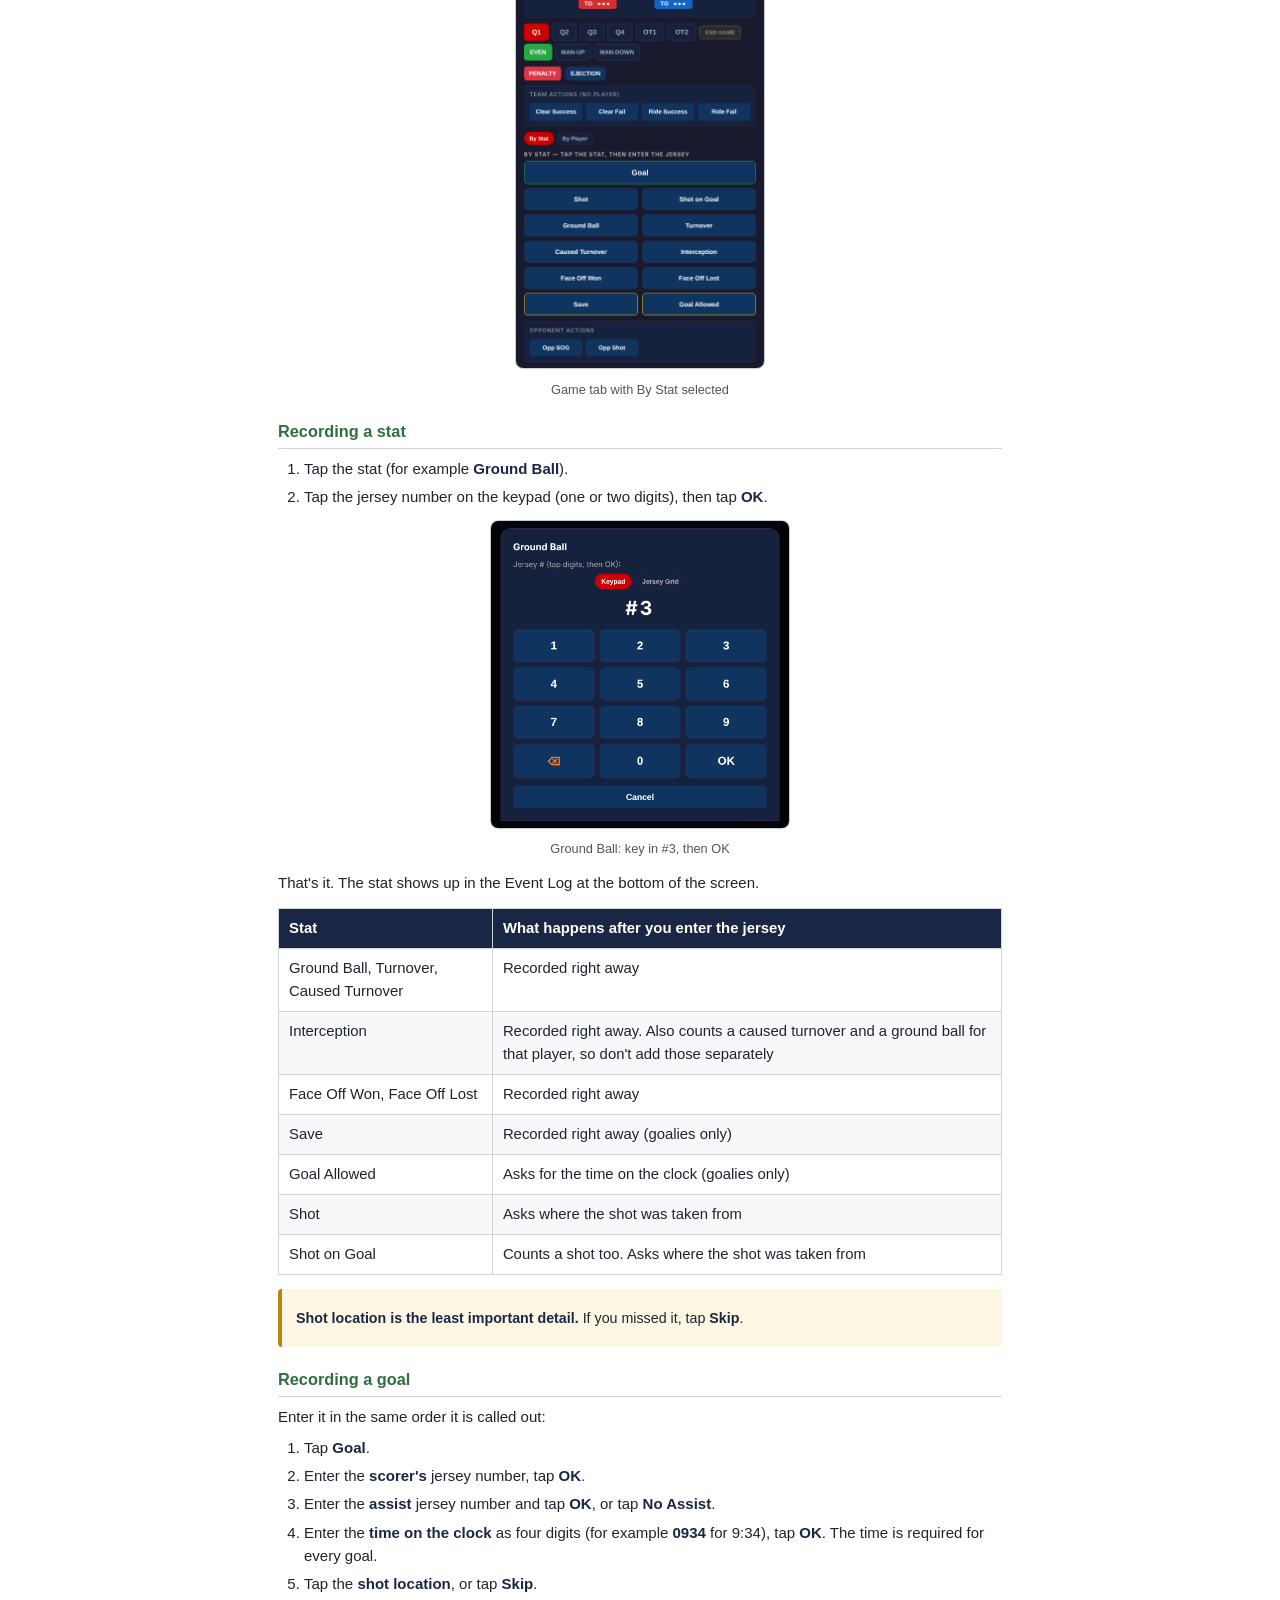
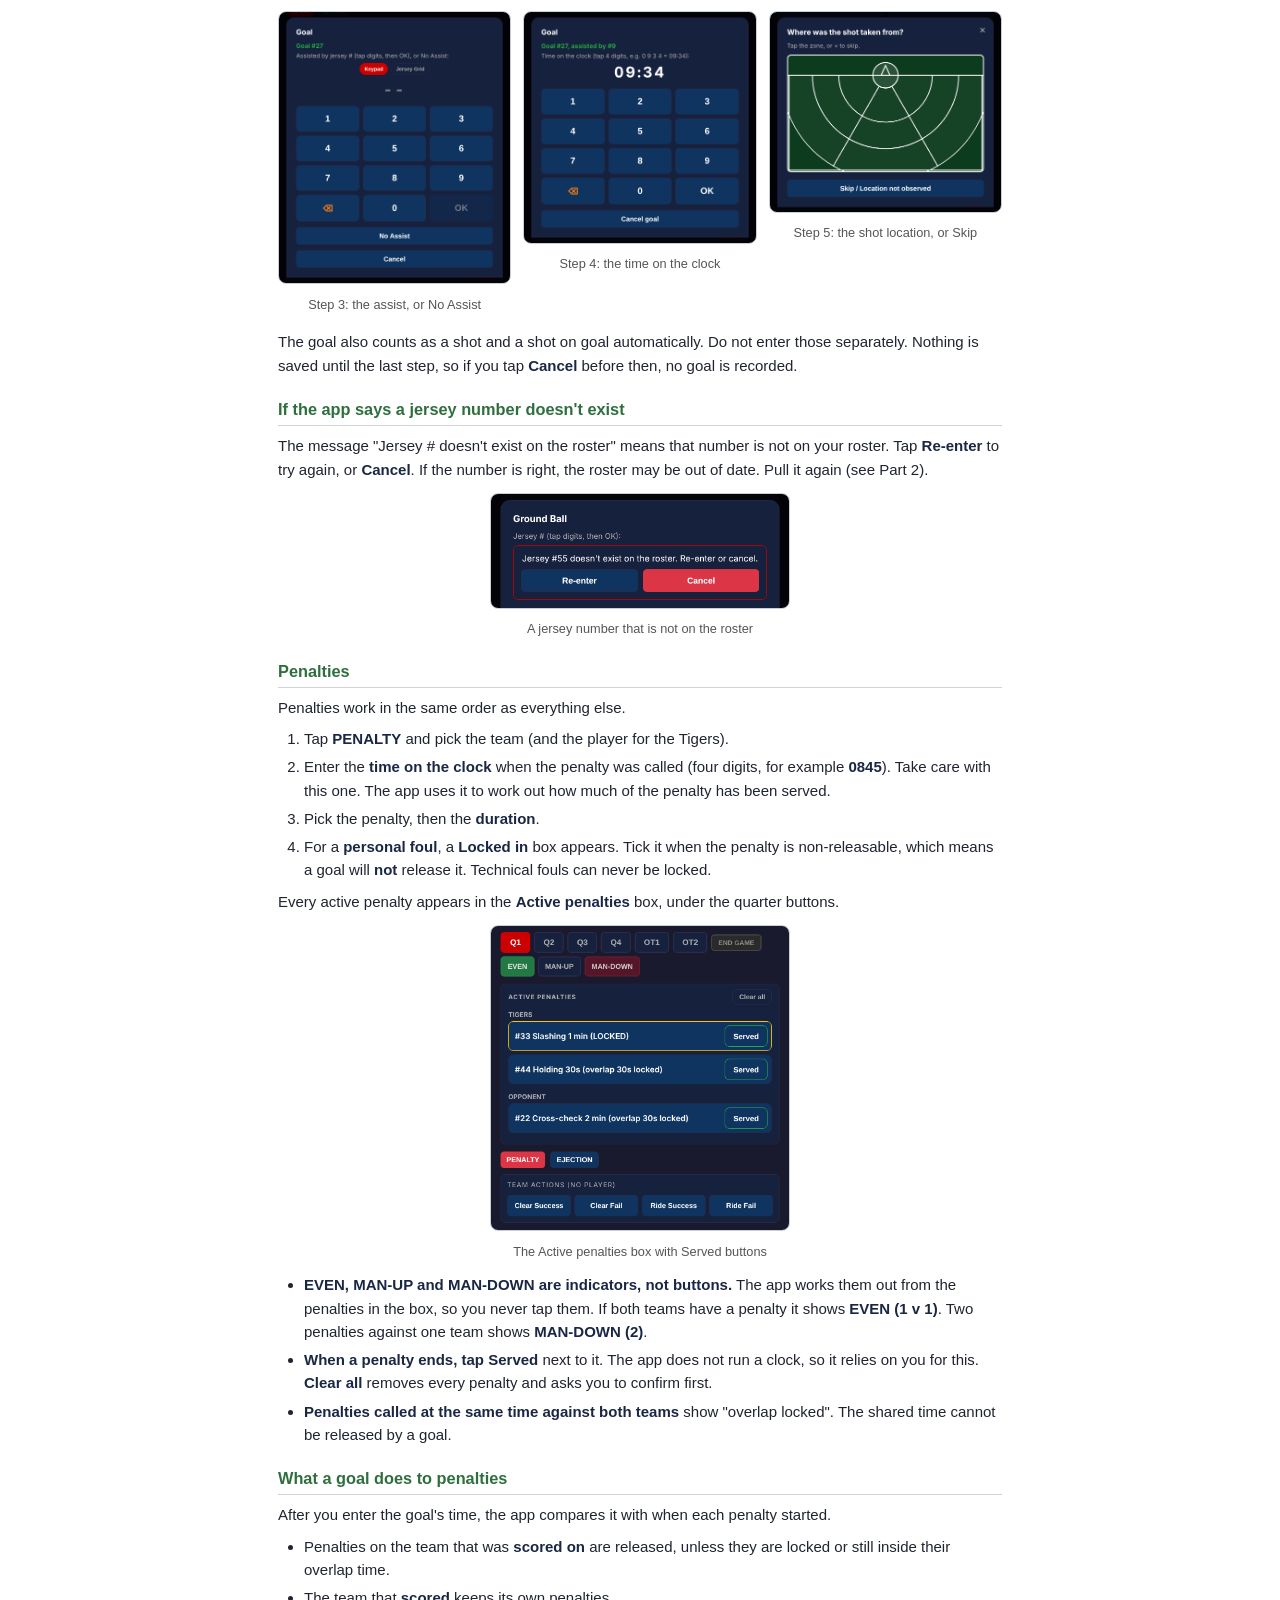
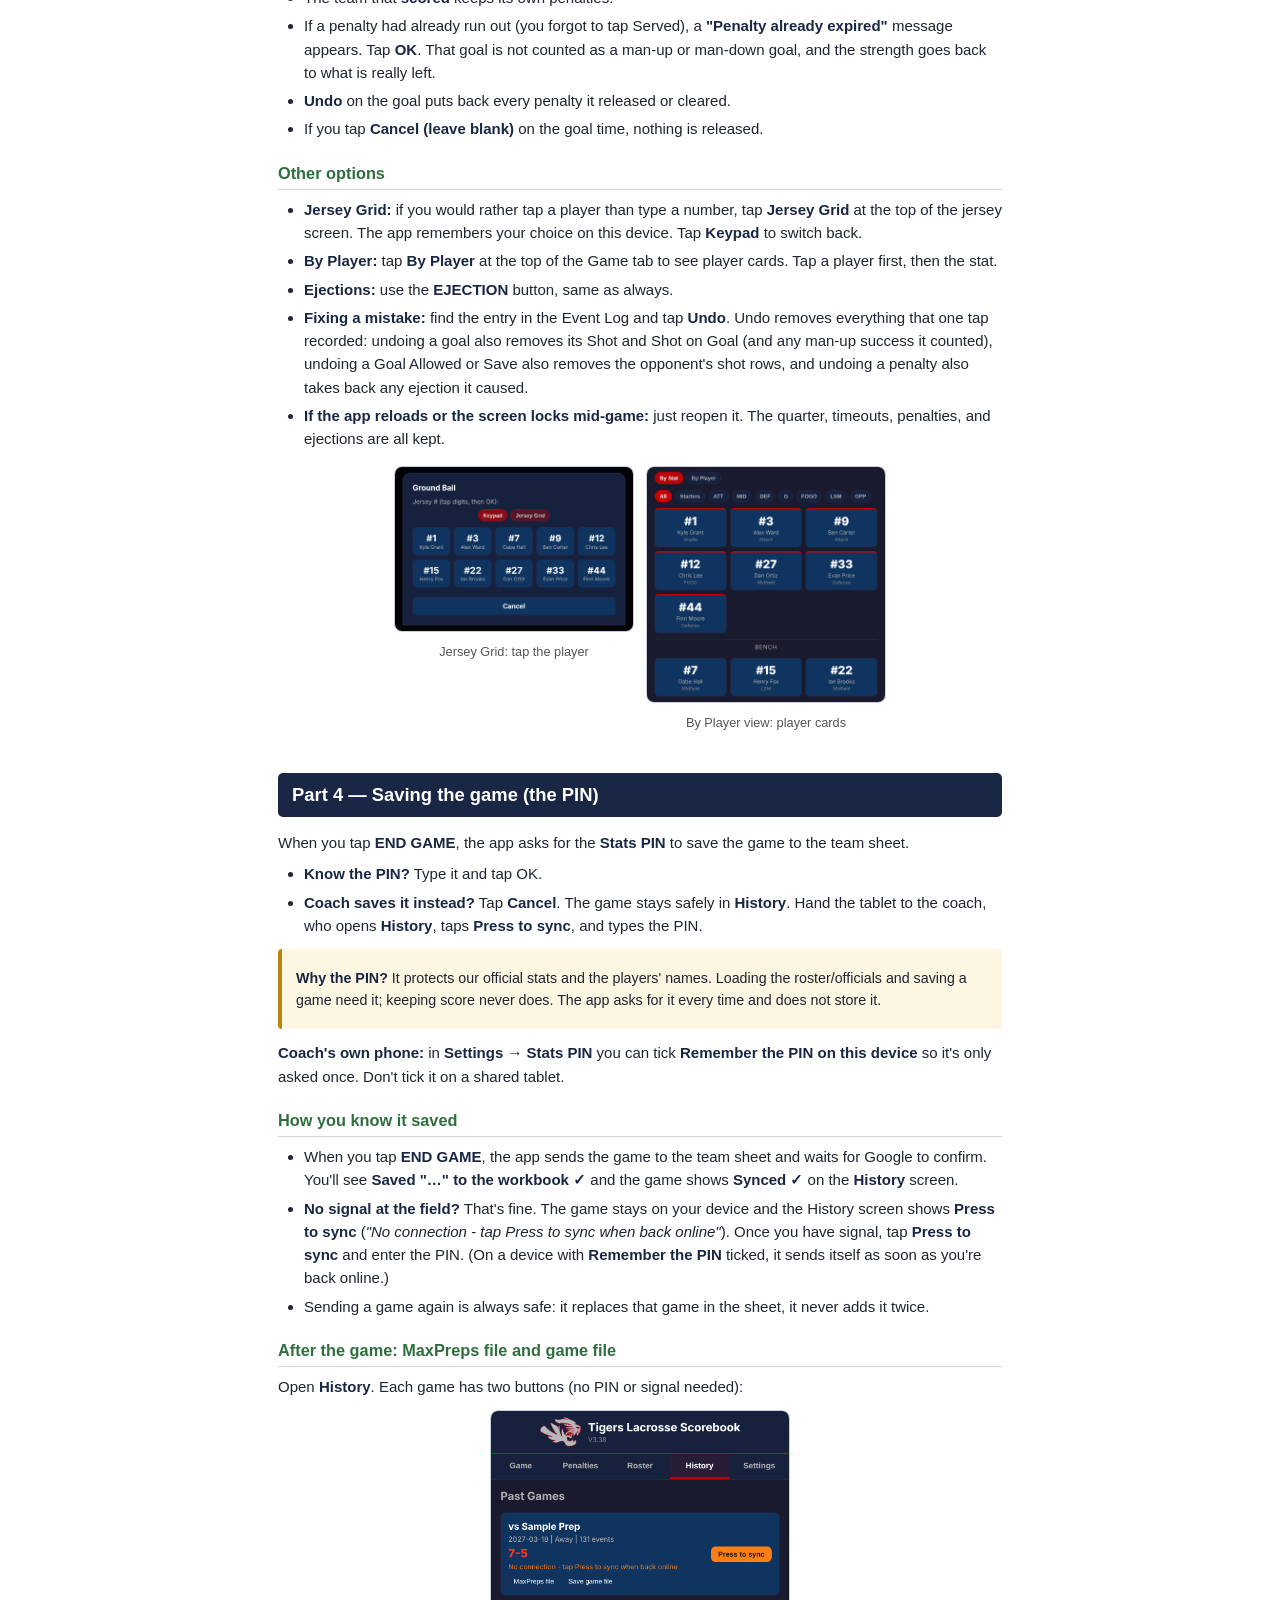
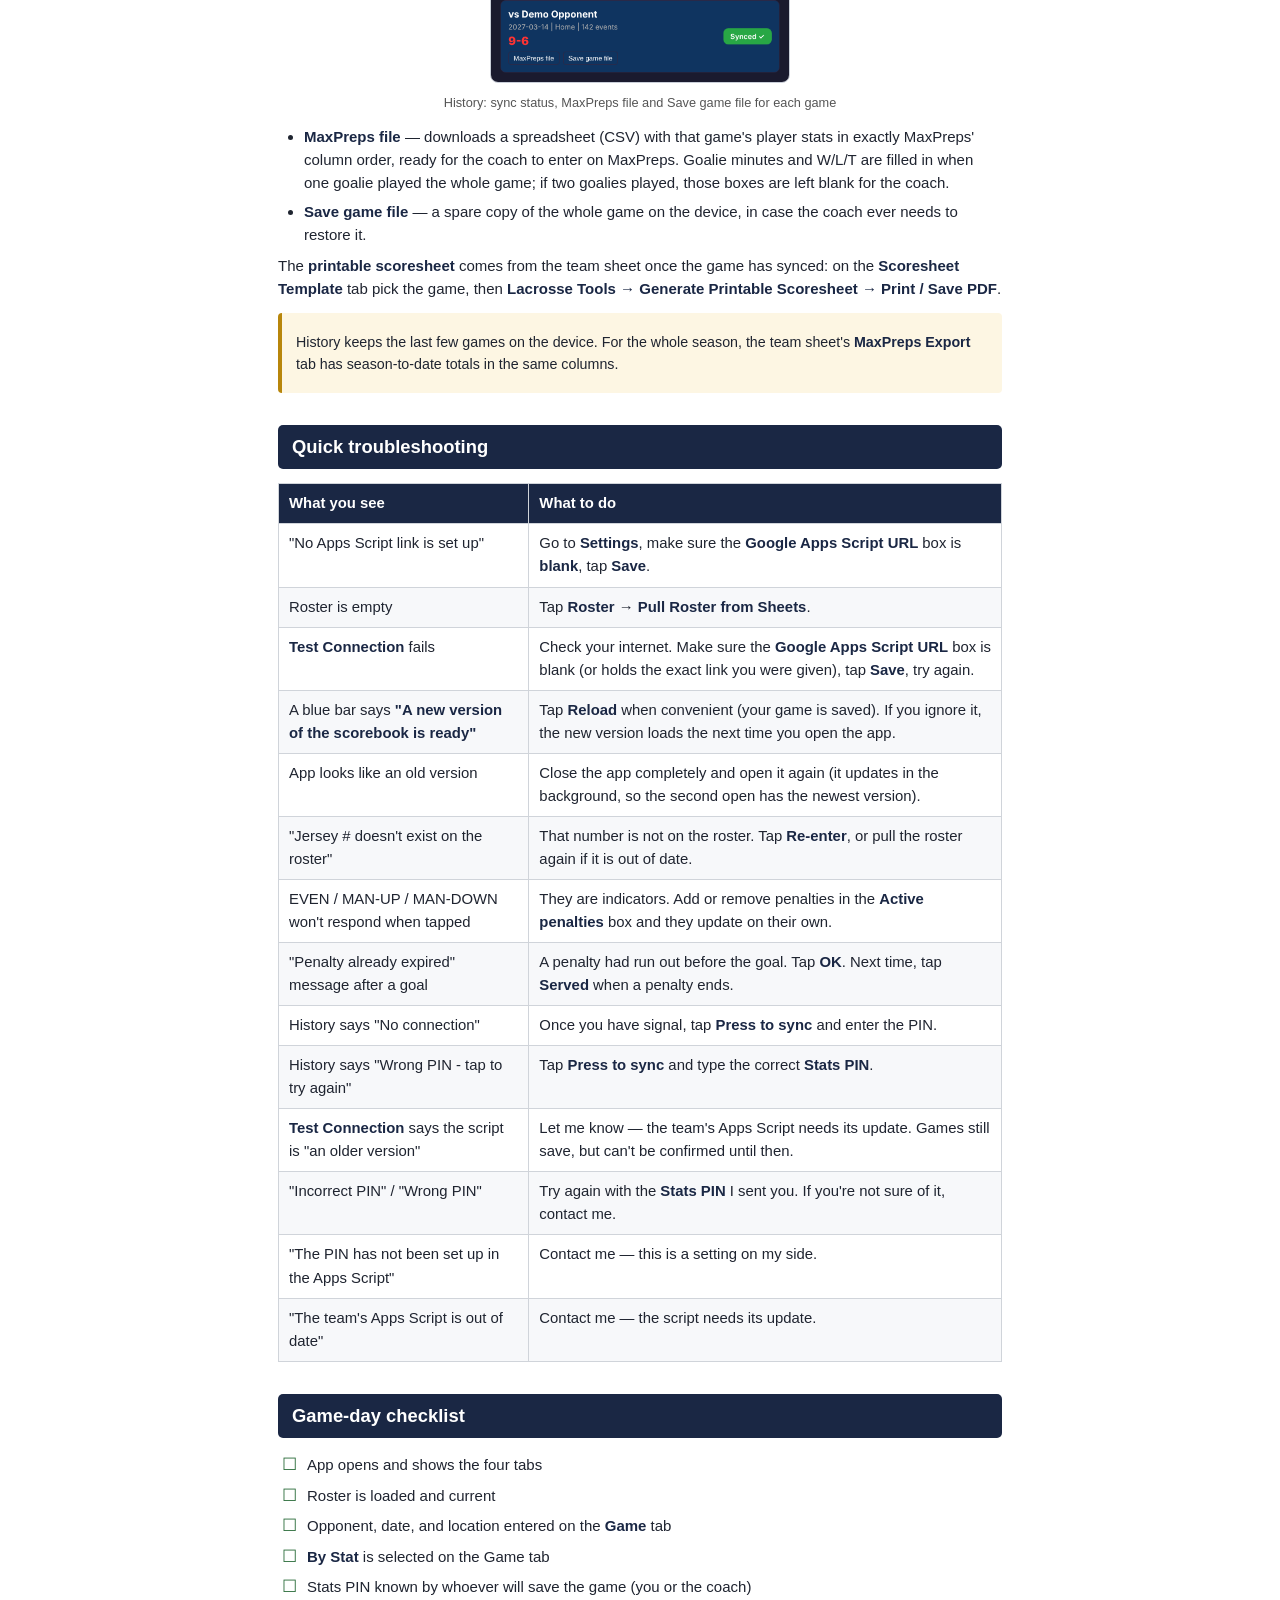
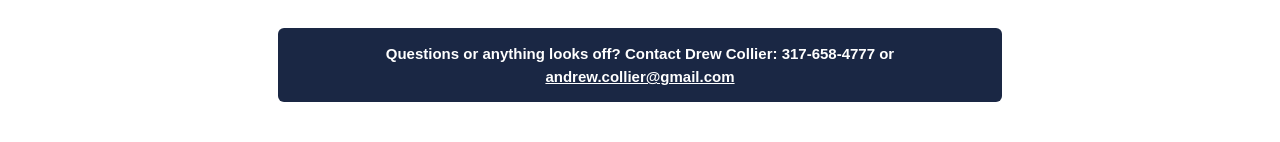
<file: SCOREKEEPER-STARTUP-GUIDE.html>
<!DOCTYPE html>
<html lang="en">
<head>
<meta charset="UTF-8">
<meta name="viewport" content="width=device-width, initial-scale=1.0">
<title>Fishers Tigers Lacrosse Scorebook — Scorekeeper Startup Guide</title>
<!-- Built from SCOREKEEPER-STARTUP-GUIDE.md by tools/build_docs.py: edit the .md, not this file. -->
<style>
/* Styles for SCOREKEEPER-STARTUP-GUIDE.html (used by tools/build_docs.py). */
  :root {
    --navy: #1a2744;
    --accent: #2f6f3e;
    --accent-light: #e8f3ea;
    --amber: #b8860b;
    --amber-light: #fdf6e3;
    --border: #d0d4da;
    --text: #1f2430;
    --muted: #555b66;
  }
  * { box-sizing: border-box; }
  body {
    font-family: "Segoe UI", Helvetica, Arial, sans-serif;
    color: var(--text);
    line-height: 1.55;
    max-width: 820px;
    margin: 0 auto;
    padding: 40px 48px;
    font-size: 15px;
  }
  header {
    border-bottom: 4px solid var(--accent);
    padding-bottom: 16px;
    margin-bottom: 24px;
  }
  h1 {
    color: var(--navy);
    font-size: 1.7rem;
    margin: 0 0 4px;
  }
  header .sub { color: var(--muted); font-size: 0.95rem; }
  h2 {
    color: #fff;
    background: var(--navy);
    padding: 8px 14px;
    border-radius: 5px;
    font-size: 1.15rem;
    margin: 32px 0 14px;
  }
  h3 {
    color: var(--accent);
    font-size: 1.02rem;
    margin: 20px 0 6px;
    border-bottom: 1px solid var(--border);
    padding-bottom: 3px;
  }
  p { margin: 8px 0; }
  ol, ul { margin: 8px 0 8px; padding-left: 26px; }
  li { margin: 5px 0; }
  strong { color: var(--navy); }
  code {
    background: #eef0f3;
    padding: 1px 5px;
    border-radius: 3px;
    font-family: Consolas, "Courier New", monospace;
    font-size: 0.9em;
  }
  .btn-ref {
    display: inline-block;
    background: var(--accent);
    color: #fff;
    padding: 1px 9px;
    border-radius: 4px;
    font-weight: 600;
    font-size: 0.88em;
    white-space: nowrap;
  }
  .tip {
    background: var(--amber-light);
    border-left: 4px solid var(--amber);
    padding: 10px 14px;
    border-radius: 4px;
    margin: 12px 0;
    font-size: 0.95em;
  }
  .note {
    background: var(--accent-light);
    border-left: 4px solid var(--accent);
    padding: 10px 14px;
    border-radius: 4px;
    margin: 12px 0;
    font-size: 0.95em;
  }
  .meta-box {
    background: #f7f8fa;
    border: 1px solid var(--border);
    border-radius: 6px;
    padding: 14px 18px;
    margin: 16px 0;
  }
  table {
    border-collapse: collapse;
    width: 100%;
    margin: 14px 0;
    font-size: 0.93rem;
  }
  th, td {
    border: 1px solid var(--border);
    padding: 8px 10px;
    text-align: left;
    vertical-align: top;
  }
  th { background: var(--navy); color: #fff; }
  tr:nth-child(even) td { background: #f7f8fa; }
  .checklist { list-style: none; padding-left: 4px; }
  .checklist li::before { content: "\2610"; margin-right: 10px; font-size: 1.1em; color: var(--accent); }
  .footer-contact {
    margin-top: 28px;
    padding: 14px 18px;
    background: var(--navy);
    color: #fff;
    border-radius: 6px;
    text-align: center;
    font-weight: 600;
  }
  hr { border: none; border-top: 1px solid var(--border); margin: 26px 0; }
  @media print {
    body { padding: 0; max-width: 100%; font-size: 12.5px; }
    h2 { -webkit-print-color-adjust: exact; print-color-adjust: exact; }
    th, .btn-ref, .footer-contact { -webkit-print-color-adjust: exact; print-color-adjust: exact; }
    .tip, .note, .meta-box, tr:nth-child(even) td { -webkit-print-color-adjust: exact; print-color-adjust: exact; }
    h2, h3 { page-break-after: avoid; }
    table, .meta-box, .tip, .note { page-break-inside: avoid; }
  }
  .shot { margin: 12px auto; text-align: center; page-break-inside: avoid; }
  .footer-contact a { color: #ffffff; text-decoration: underline; }
  .shot img { width: 100%; max-width: 300px; border: 1px solid #c9ced8; border-radius: 8px; }
  .shot.tall img { max-width: 250px; }
  .shot figcaption { font-size: 0.85em; color: #555; margin-top: 4px; }
  .shot-row { display: flex; gap: 12px; justify-content: center; flex-wrap: wrap; page-break-inside: avoid; }
  .shot-row .shot { flex: 1 1 0; margin: 8px 0; max-width: 240px; }
  .shot-row .shot img { max-width: 100%; }
</style>
</head>
<body>

<header>
  <h1>Fishers Tigers Lacrosse Scorebook</h1>
  <div class="sub">Scorekeeper Startup Guide &nbsp;•&nbsp; Setup time: about 5 minutes.</div>
</header>

<p>Welcome! This guide gets you set up to keep score. You only have to do the
one-time setup <strong>once</strong> on your device. After that, you'll just open the app and
start the game.</p>
<h2>What you'll need before you start</h2>
<ul>
<li>A phone, tablet, or laptop with internet.</li>
<li>The <strong>app web address</strong>: <a href="https://drewcollier.github.io/lax_scorebook/">https://drewcollier.github.io/lax_scorebook/</a></li>
<li>The <strong>Stats PIN</strong> (a short number I will send you — needed to load the roster
  and to save a game). Keep it to yourself; don't write it on the tablet.</li>
</ul>
<div class="tip">
<p>The app is already connected to our team's stats sheet. There's no link to paste.</p>
</div>
<h2>Part 1 — One-time setup (do this once per device)</h2>
<h3>Step 1: Open the app</h3>
<ol>
<li>Open your web browser (Chrome, Safari, Edge — whatever you normally use).</li>
<li>Go to <strong>https://drewcollier.github.io/lax_scorebook/</strong></li>
<li>You should see the scorebook with four buttons across the top:
   <strong>Game</strong>, <strong>Roster</strong>, <strong>History</strong>, and <strong>Settings</strong>.</li>
</ol>
<div class="tip">
<p><strong>Tip — add it to your home screen (optional but handy):</strong></p>
<ul>
<li><strong>iPhone/iPad:</strong> tap the Share button, then "Add to Home Screen."</li>
<li><strong>Android:</strong> tap the menu (three dots), then "Add to Home screen."
  This gives you a tap-to-open icon so you don't have to type the address again.</li>
</ul>
</div>
<h3>Step 2: Make sure the connection works</h3>
<ol>
<li>Tap the <strong>Settings</strong> button at the top.</li>
<li>Leave the <strong>Google Apps Script URL</strong> box <strong>blank</strong> — the team's link is built in.</li>
<li>Tap <strong>Test Connection</strong>. You should see <strong>"Connected! … Saves will be confirmed."</strong><ul>
<li>✅ <strong>If it says connected</strong> — you're good, go to Step 3.</li>
<li>❌ <strong>If it shows an error</strong> — check you have internet and try again. If it
 still fails, contact me.</li>
</ul>
</li>
</ol>
<figure class="shot "><img src="guide-images/settings.png" alt="Settings: leave the link box blank, tap Test Connection"><figcaption>Settings: leave the link box blank, tap Test Connection</figcaption></figure>
<h3>Step 3: Load the team roster</h3>
<ol>
<li>Tap the <strong>Roster</strong> button at the top.</li>
<li>Tap <strong>Pull Roster from Sheets</strong> and type the <strong>Stats PIN</strong> when asked. The
   player list fills in automatically.</li>
<li>Tap <strong>Pull Officials from Sheets</strong> and type the PIN again (this loads the
   referee/officials names you'll pick from before a game).</li>
</ol>
<div class="tip">
<p>The app asks for the PIN <strong>every time</strong> and never stores it, so it's safe to hand
the tablet to someone else.</p>
</div>
<figure class="shot "><img src="guide-images/roster.png" alt="Roster: tap Pull Roster from Sheets"><figcaption>Roster: tap Pull Roster from Sheets</figcaption></figure>
<p>That's it — setup is done. You won't need to repeat this on this device.</p>
<h2>Part 2 — Getting ready for a game</h2>
<p>Do this shortly before game time.</p>
<h3>Step 1: Open the app and check the roster</h3>
<ol>
<li>Open the app (tap your home-screen icon, or go to the web address).</li>
<li>Tap <strong>Roster</strong> and confirm the players are listed.<ul>
<li>If the list looks empty or out of date, tap <strong>Pull Roster from Sheets</strong>
 again to refresh it.</li>
</ul>
</li>
</ol>
<h3>Step 2: Set up the game</h3>
<ol>
<li>Tap the <strong>Game</strong> button at the top.</li>
<li>Fill in the game details:<ul>
<li><strong>Opponent name</strong></li>
<li><strong>Date</strong> (it usually defaults to today)</li>
<li><strong>Location</strong> (Home or Away)</li>
</ul>
</li>
<li>Tap <strong>Start Game</strong>.</li>
<li>A short pop-up appears to capture game details (weather, officials, start
   time, etc.). Fill in what you know and tap <strong>Start Game</strong> again to begin.<ul>
<li>Anything you're unsure of can be left as-is.</li>
</ul>
</li>
</ol>
<figure class="shot "><img src="guide-images/setup.png" alt="Game tab before the game: enter the opponent, then Start Game"><figcaption>Game tab before the game: enter the opponent, then Start Game</figcaption></figure>
<p>You're now ready to score the game. 🥍</p>
<h2>Part 3 — Scoring the game</h2>
<p>The app works the way stats are called out: <strong>Stat, Player, Time (only if needed)</strong>.
For example: "Ground ball, number 3." Or: "Goal, number 27, assisted by number 9,
time 11:15."</p>
<p>On the <strong>Game</strong> tab, make sure <strong>By Stat</strong> is selected at the top of the screen.</p>
<figure class="shot tall"><img src="guide-images/bystat.png" alt="Game tab with By Stat selected"><figcaption>Game tab with By Stat selected</figcaption></figure>
<h3>Recording a stat</h3>
<ol>
<li>Tap the stat (for example <strong>Ground Ball</strong>).</li>
<li>Tap the jersey number on the keypad (one or two digits), then tap <strong>OK</strong>.</li>
</ol>
<figure class="shot "><img src="guide-images/keypad.png" alt="Ground Ball: key in #3, then OK"><figcaption>Ground Ball: key in #3, then OK</figcaption></figure>
<p>That's it. The stat shows up in the Event Log at the bottom of the screen.</p>
<table>
<thead>
<tr>
<th>Stat</th>
<th>What happens after you enter the jersey</th>
</tr>
</thead>
<tbody>
<tr>
<td>Ground Ball, Turnover, Caused Turnover</td>
<td>Recorded right away</td>
</tr>
<tr>
<td>Interception</td>
<td>Recorded right away. Also counts a caused turnover and a ground ball for that player, so don't add those separately</td>
</tr>
<tr>
<td>Face Off Won, Face Off Lost</td>
<td>Recorded right away</td>
</tr>
<tr>
<td>Save</td>
<td>Recorded right away (goalies only)</td>
</tr>
<tr>
<td>Goal Allowed</td>
<td>Asks for the time on the clock (goalies only)</td>
</tr>
<tr>
<td>Shot</td>
<td>Asks where the shot was taken from</td>
</tr>
<tr>
<td>Shot on Goal</td>
<td>Counts a shot too. Asks where the shot was taken from</td>
</tr>
</tbody>
</table>
<div class="tip">
<p><strong>Shot location is the least important detail.</strong> If you missed it, tap <strong>Skip</strong>.</p>
</div>
<h3>Recording a goal</h3>
<p>Enter it in the same order it is called out:</p>
<ol>
<li>Tap <strong>Goal</strong>.</li>
<li>Enter the <strong>scorer's</strong> jersey number, tap <strong>OK</strong>.</li>
<li>Enter the <strong>assist</strong> jersey number and tap <strong>OK</strong>, or tap <strong>No Assist</strong>.</li>
<li>Enter the <strong>time on the clock</strong> as four digits (for example <strong>0934</strong> for 9:34), tap <strong>OK</strong>.
   The time is required for every goal.</li>
<li>Tap the <strong>shot location</strong>, or tap <strong>Skip</strong>.</li>
</ol>
<div class="shot-row"><figure class="shot "><img src="guide-images/goal-assist.png" alt="Step 3: the assist, or No Assist"><figcaption>Step 3: the assist, or No Assist</figcaption></figure><figure class="shot "><img src="guide-images/goal-clock.png" alt="Step 4: the time on the clock"><figcaption>Step 4: the time on the clock</figcaption></figure><figure class="shot "><img src="guide-images/zone.png" alt="Step 5: the shot location, or Skip"><figcaption>Step 5: the shot location, or Skip</figcaption></figure></div>
<p>The goal also counts as a shot and a shot on goal automatically. Do not enter those
separately. Nothing is saved until the last step, so if you tap <strong>Cancel</strong> before
then, no goal is recorded.</p>
<h3>If the app says a jersey number doesn't exist</h3>
<p>The message "Jersey # doesn't exist on the roster" means that number is not on
your roster. Tap <strong>Re-enter</strong> to try again, or <strong>Cancel</strong>. If the number is right,
the roster may be out of date. Pull it again (see Part 2).</p>
<figure class="shot "><img src="guide-images/error.png" alt="A jersey number that is not on the roster"><figcaption>A jersey number that is not on the roster</figcaption></figure>
<h3>Penalties</h3>
<p>Penalties work in the same order as everything else.</p>
<ol>
<li>Tap <strong>PENALTY</strong> and pick the team (and the player for the Tigers).</li>
<li>Enter the <strong>time on the clock</strong> when the penalty was called (four digits, for
   example <strong>0845</strong>). Take care with this one. The app uses it to work out how
   much of the penalty has been served.</li>
<li>Pick the penalty, then the <strong>duration</strong>.</li>
<li>For a <strong>personal foul</strong>, a <strong>Locked in</strong> box appears. Tick it when the penalty
   is non-releasable, which means a goal will <strong>not</strong> release it. Technical fouls
   can never be locked.</li>
</ol>
<p>Every active penalty appears in the <strong>Active penalties</strong> box, under the quarter
buttons.</p>
<figure class="shot "><img src="guide-images/penalties.png" alt="The Active penalties box with Served buttons"><figcaption>The Active penalties box with Served buttons</figcaption></figure>
<ul>
<li><strong>EVEN, MAN-UP and MAN-DOWN are indicators, not buttons.</strong> The app works them
  out from the penalties in the box, so you never tap them. If both teams have a
  penalty it shows <strong>EVEN (1 v 1)</strong>. Two penalties against one team shows
  <strong>MAN-DOWN (2)</strong>.</li>
<li><strong>When a penalty ends, tap Served</strong> next to it. The app does not run a clock, so
  it relies on you for this. <strong>Clear all</strong> removes every penalty and asks you to
  confirm first.</li>
<li><strong>Penalties called at the same time against both teams</strong> show "overlap locked".
  The shared time cannot be released by a goal.</li>
</ul>
<h3>What a goal does to penalties</h3>
<p>After you enter the goal's time, the app compares it with when each penalty started.</p>
<ul>
<li>Penalties on the team that was <strong>scored on</strong> are released, unless they are locked
  or still inside their overlap time.</li>
<li>The team that <strong>scored</strong> keeps its own penalties.</li>
<li>If a penalty had already run out (you forgot to tap Served), a <strong>"Penalty already
  expired"</strong> message appears. Tap <strong>OK</strong>. That goal is not counted as a man-up or
  man-down goal, and the strength goes back to what is really left.</li>
<li><strong>Undo</strong> on the goal puts back every penalty it released or cleared.</li>
<li>If you tap <strong>Cancel (leave blank)</strong> on the goal time, nothing is released.</li>
</ul>
<h3>Other options</h3>
<ul>
<li><strong>Jersey Grid:</strong> if you would rather tap a player than type a number, tap
  <strong>Jersey Grid</strong> at the top of the jersey screen. The app remembers your choice
  on this device. Tap <strong>Keypad</strong> to switch back.</li>
<li><strong>By Player:</strong> tap <strong>By Player</strong> at the top of the Game tab to see player cards.
  Tap a player first, then the stat.</li>
<li><strong>Ejections:</strong> use the <strong>EJECTION</strong> button, same as always.</li>
<li><strong>Fixing a mistake:</strong> find the entry in the Event Log and tap <strong>Undo</strong>. Undo
  removes everything that one tap recorded: undoing a goal also removes its Shot
  and Shot on Goal (and any man-up success it counted), undoing a Goal Allowed
  or Save also removes the opponent's shot rows, and undoing a penalty also takes
  back any ejection it caused.</li>
<li><strong>If the app reloads or the screen locks mid-game:</strong> just reopen it. The
  quarter, timeouts, penalties, and ejections are all kept.</li>
</ul>
<div class="shot-row"><figure class="shot "><img src="guide-images/grid.png" alt="Jersey Grid: tap the player"><figcaption>Jersey Grid: tap the player</figcaption></figure><figure class="shot "><img src="guide-images/byplayer.png" alt="By Player view: player cards"><figcaption>By Player view: player cards</figcaption></figure></div>
<h2>Part 4 — Saving the game (the PIN)</h2>
<p>When you tap <strong>END GAME</strong>, the app asks for the <strong>Stats PIN</strong> to save the game to
the team sheet.</p>
<ul>
<li><strong>Know the PIN?</strong> Type it and tap OK.</li>
<li><strong>Coach saves it instead?</strong> Tap <strong>Cancel</strong>. The game stays safely in <strong>History</strong>.
  Hand the tablet to the coach, who opens <strong>History</strong>, taps <strong>Press to sync</strong>, and
  types the PIN.</li>
</ul>
<div class="tip">
<p><strong>Why the PIN?</strong> It protects our official stats and the players' names. Loading
the roster/officials and saving a game need it; keeping score never does.
The app asks for it every time and does not store it.</p>
</div>
<p><strong>Coach's own phone:</strong> in <strong>Settings → Stats PIN</strong> you can tick <strong>Remember the PIN
on this device</strong> so it's only asked once. Don't tick it on a shared tablet.</p>
<h3>How you know it saved</h3>
<ul>
<li>When you tap <strong>END GAME</strong>, the app sends the game to the team sheet and waits
  for Google to confirm. You'll see <strong>Saved "…" to the workbook ✓</strong> and the game
  shows <strong>Synced ✓</strong> on the <strong>History</strong> screen.</li>
<li><strong>No signal at the field?</strong> That's fine. The game stays on your device and the
  History screen shows <strong>Press to sync</strong> (<em>"No connection - tap Press to sync when
  back online"</em>). Once you have signal, tap <strong>Press to sync</strong> and enter the PIN. (On a device with <strong>Remember the PIN</strong> ticked, it sends
  itself as soon as you're back online.)</li>
<li>Sending a game again is always safe: it replaces that game in the sheet, it
  never adds it twice.</li>
</ul>
<h3>After the game: MaxPreps file and game file</h3>
<p>Open <strong>History</strong>. Each game has two buttons (no PIN or signal needed):</p>
<figure class="shot "><img src="guide-images/history.png" alt="History: sync status, MaxPreps file and Save game file for each game"><figcaption>History: sync status, MaxPreps file and Save game file for each game</figcaption></figure>
<ul>
<li><strong>MaxPreps file</strong> — downloads a spreadsheet (CSV) with that game's player stats
  in exactly MaxPreps' column order, ready for the coach to enter on MaxPreps.
  Goalie minutes and W/L/T are filled in when one goalie played the whole game;
  if two goalies played, those boxes are left blank for the coach.</li>
<li><strong>Save game file</strong> — a spare copy of the whole game on the device, in case
  the coach ever needs to restore it.</li>
</ul>
<p>The <strong>printable scoresheet</strong> comes from the team sheet once the game has synced:
on the <strong>Scoresheet Template</strong> tab pick the game, then <strong>Lacrosse Tools →
Generate Printable Scoresheet → Print / Save PDF</strong>.</p>
<div class="tip">
<p>History keeps the last few games on the device. For the whole season, the
team sheet's <strong>MaxPreps Export</strong> tab has season-to-date totals in the same columns.</p>
</div>
<h2>Quick troubleshooting</h2>
<table>
<thead>
<tr>
<th>What you see</th>
<th>What to do</th>
</tr>
</thead>
<tbody>
<tr>
<td>"No Apps Script link is set up"</td>
<td>Go to <strong>Settings</strong>, make sure the <strong>Google Apps Script URL</strong> box is <strong>blank</strong>, tap <strong>Save</strong>.</td>
</tr>
<tr>
<td>Roster is empty</td>
<td>Tap <strong>Roster</strong> → <strong>Pull Roster from Sheets</strong>.</td>
</tr>
<tr>
<td><strong>Test Connection</strong> fails</td>
<td>Check your internet. Make sure the <strong>Google Apps Script URL</strong> box is blank (or holds the exact link you were given), tap <strong>Save</strong>, try again.</td>
</tr>
<tr>
<td>A blue bar says <strong>"A new version of the scorebook is ready"</strong></td>
<td>Tap <strong>Reload</strong> when convenient (your game is saved). If you ignore it, the new version loads the next time you open the app.</td>
</tr>
<tr>
<td>App looks like an old version</td>
<td>Close the app completely and open it again (it updates in the background, so the second open has the newest version).</td>
</tr>
<tr>
<td>"Jersey # doesn't exist on the roster"</td>
<td>That number is not on the roster. Tap <strong>Re-enter</strong>, or pull the roster again if it is out of date.</td>
</tr>
<tr>
<td>EVEN / MAN-UP / MAN-DOWN won't respond when tapped</td>
<td>They are indicators. Add or remove penalties in the <strong>Active penalties</strong> box and they update on their own.</td>
</tr>
<tr>
<td>"Penalty already expired" message after a goal</td>
<td>A penalty had run out before the goal. Tap <strong>OK</strong>. Next time, tap <strong>Served</strong> when a penalty ends.</td>
</tr>
<tr>
<td>History says "No connection"</td>
<td>Once you have signal, tap <strong>Press to sync</strong> and enter the PIN.</td>
</tr>
<tr>
<td>History says "Wrong PIN - tap to try again"</td>
<td>Tap <strong>Press to sync</strong> and type the correct <strong>Stats PIN</strong>.</td>
</tr>
<tr>
<td><strong>Test Connection</strong> says the script is "an older version"</td>
<td>Let me know — the team's Apps Script needs its update. Games still save, but can't be confirmed until then.</td>
</tr>
<tr>
<td>"Incorrect PIN" / "Wrong PIN"</td>
<td>Try again with the <strong>Stats PIN</strong> I sent you. If you're not sure of it, contact me.</td>
</tr>
<tr>
<td>"The PIN has not been set up in the Apps Script"</td>
<td>Contact me — this is a setting on my side.</td>
</tr>
<tr>
<td>"The team's Apps Script is out of date"</td>
<td>Contact me — the script needs its update.</td>
</tr>
</tbody>
</table>
<h2>Game-day checklist</h2>
<ul class="checklist">
<li>App opens and shows the four tabs</li>
<li>Roster is loaded and current</li>
<li>Opponent, date, and location entered on the <strong>Game</strong> tab</li>
<li><strong>By Stat</strong> is selected on the Game tab</li>
<li>Stats PIN known by whoever will save the game (you or the coach)</li>
</ul>
<div class="footer-contact">Questions or anything looks off? Contact Drew Collier: 317-658-4777 or <a href="mailto:andrew.collier@gmail.com">andrew.collier@gmail.com</a></div>

</body>
</html>
</file>
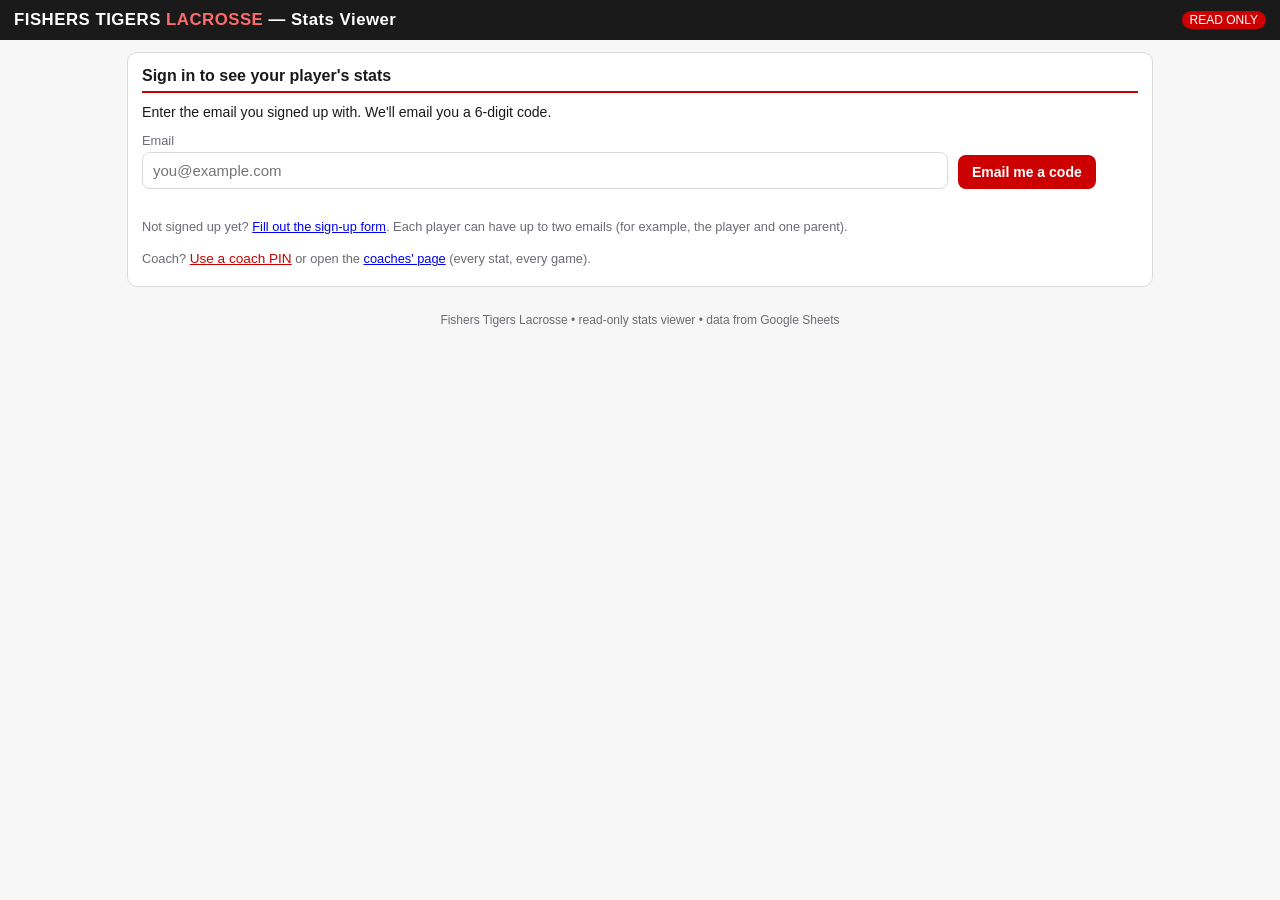
<file: viewer.html>
<!DOCTYPE html>
<html lang="en">
<head>
<meta charset="utf-8">
<link rel="icon" type="image/png" sizes="192x192" href="icons/icon-192.png">
<meta name="viewport" content="width=device-width, initial-scale=1, maximum-scale=1">
<title>Fishers Tigers Lacrosse — Stats Viewer</title>
<link rel="stylesheet" href="css/viewer.css">
</head>
<body>
<header>
  <div class="brand">FISHERS TIGERS <span>LACROSSE</span> — Stats Viewer</div>
  <div class="tag">READ ONLY</div>
</header>

<div class="wrap">

  <!-- Family sign-in (email + 6-digit code) -->
  <div class="card hide" id="signInCard">
    <h2>Sign in to see your player's stats</h2>
    <div id="emailStep">
      <p class="note">Enter the email you signed up with. We'll email you a 6-digit code.</p>
      <div class="row">
        <div style="flex:3;">
          <label class="fld" for="signEmail">Email</label>
          <input type="email" id="signEmail" autocomplete="email" inputmode="email" placeholder="you@example.com"
                 onkeydown="if(event.key==='Enter')requestCode()">
        </div>
        <div style="flex:0; display:flex; align-items:flex-end;">
          <button class="btn" id="sendCodeBtn" onclick="requestCode()">Email me a code</button>
        </div>
      </div>
    </div>
    <div id="codeStep" class="hide">
      <p class="note">If <b id="codeEmail"></b> is approved, a code is on its way. It can take a minute; check your spam folder too.</p>
      <div class="row">
        <div style="flex:3;">
          <label class="fld" for="signCode">6-digit code</label>
          <input type="text" id="signCode" inputmode="numeric" autocomplete="one-time-code" maxlength="7" placeholder="123456"
                 onkeydown="if(event.key==='Enter')verifyCode()">
        </div>
        <div style="flex:0; display:flex; align-items:flex-end; gap:6px;">
          <button class="btn" id="verifyBtn" onclick="verifyCode()">Sign in</button>
        </div>
      </div>
      <button class="link" onclick="showEmailStep()">Use a different email / send a new code</button>
    </div>
    <div class="status" id="signStatus"></div>
    <p class="note small" id="signupNote">Not signed up yet? Ask the coach for the sign-up form.
      Each player can have up to two emails (for example, the player and one parent).</p>
    <p class="note small">Coach? <button class="link" onclick="startCoach()">Use a coach PIN</button>
      or open the <a href="coach.html">coaches' page</a> (every stat, every game).</p>
  </div>

  <!-- Who is signed in -->
  <div class="card hide" id="whoCard">
    <div class="who-row">
      <div id="whoText"></div>
      <select id="famPlayer" class="hide" onchange="onFamPlayerChange()"></select>
      <button class="btn sec" id="signOutBtn">Sign out</button>
    </div>
  </div>

  <!-- Season totals + game by game (family view) -->
  <div id="famCards" class="hide">
    <div class="card">
      <h2>Season Totals</h2>
      <div id="seasonTable"></div>
    </div>
    <div class="card">
      <h2>Game by Game</h2>
      <div id="gameByGame"></div>
    </div>
  </div>

  <!-- Connection / game picker -->
  <div class="card hide" id="setupCard">
    <h2>Game Selection</h2>
    <div id="urlRow" class="row hide">
      <div style="flex:3;">
        <label class="fld" for="scriptUrl">Apps Script Web App URL</label>
        <input type="text" id="scriptUrl" placeholder="Paste the deployed /exec URL…">
      </div>
      <div style="flex:0; display:flex; align-items:flex-end;">
        <button class="btn" onclick="saveUrl()">Connect</button>
      </div>
    </div>
    <div class="row" style="margin-top:8px;">
      <div style="flex:3;">
        <label class="fld" for="gamePick">Game</label>
        <select id="gamePick" onchange="onGameChange()"><option value="">— loading games —</option></select>
      </div>
      <div style="flex:0; display:flex; align-items:flex-end; gap:6px;">
        <button class="btn sec" onclick="bootstrap()">Refresh</button>
        <button class="btn sec" id="urlBtn" onclick="showUrl()">URL</button>
      </div>
    </div>
    <div class="status" id="setupStatus"></div>
  </div>

  <!-- Game content -->
  <div id="content" class="hide">

    <div class="card">
      <div class="meta-line" id="gameMeta"></div>
    </div>

    <!-- Heatmap -->
    <div class="card">
      <h2>Shot Location Heatmap</h2>
      <div class="hm-controls">
        <button class="hm-tog goal" data-type="goal" onclick="toggleType('goal')">● Goal</button>
        <button class="hm-tog sog"  data-type="sog"  onclick="toggleType('sog')">● SOG</button>
        <button class="hm-tog shot" data-type="shot" onclick="toggleType('shot')">● Shot</button>
        <select id="playerFilter" style="max-width:220px;" onchange="renderHeatmap()">
          <option value="">All players</option>
        </select>
      </div>
      <div class="svg-wrap"><svg id="hm" viewBox="0 0 400 236" preserveAspectRatio="xMidYMid meet"></svg></div>
      <div class="tally" id="hmTally"></div>
      <div class="legend">
        <span><i class="dot" style="background:var(--goal-f);border:1px solid var(--goal-s)"></i>Goal</span>
        <span><i class="dot" style="background:var(--sog-f);border:1px solid var(--sog-s)"></i>SOG (saved)</span>
        <span><i class="dot" style="background:var(--shot-f);border:1px solid var(--shot-s)"></i>Shot (missed)</span>
        <span>One dot = one physical shot; position is random within its zone.</span>
      </div>
    </div>

    <!-- Roster stats -->
    <div class="card">
      <h2>Player Stats</h2>
      <div id="rosterTable"></div>
    </div>

    <!-- Individual scoring + team summary -->
    <div class="row" id="teamCards">
      <div class="card" style="flex:1; min-width:280px;">
        <h2>Individual Scoring</h2>
        <div id="scoringTable"></div>
      </div>
      <div class="card" style="flex:1; min-width:280px;">
        <h2>Team Summary</h2>
        <div id="summaryTable"></div>
      </div>
    </div>

  </div>

  <footer>Fishers Tigers Lacrosse • read-only stats viewer • data from Google Sheets</footer>
</div>

<script src="js/config.js"></script>
<script src="js/viewer.js"></script>
</body>
</html>
</file>
<file: css/app.css>
/* css/app.css - all styles for the scorebook (index.html). */

* { margin: 0; padding: 0; box-sizing: border-box; }

:root {
  --bg-primary: #1a1a2e;
  --bg-secondary: #16213e;
  --bg-card: #0f3460;
  --bg-card-hover: #1a4a7a;
  --red: #CC0000;
  --red-dark: #990000;
  --red-light: #ff3333;
  --white: #ffffff;
  --gray-light: #e0e0e0;
  --gray-mid: #888;
  --gray-dark: #333;
  --green: #28a745;
  --green-dark: #1e7e34;
  --orange: #fd7e14;
  --yellow: #ffc107;
  --text-primary: #ffffff;
  --text-secondary: #b0b0b0;
  --border-color: #2a2a4a;
  --toast-bg: #333;
  /* V3.40: colors that used to be hard-coded, so Sun mode can change them */
  --on-accent: #ffffff;          /* text on solid red/green/orange buttons */
  --alert-red: #dc3545;
  --field-green: #0d3b1e;
  --endgame-bg: #2a2a2a;
  --endgame-border: #444;
  --opp-goal-bg: #8b0000;
  --opp-goal-border: #a00;
  --muted-border: #666;
  --muted-text: #999;
  --line-strong: rgba(255,255,255,.15);
  --line-soft: rgba(255,255,255,.08);
}

body {
  font-family: -apple-system, BlinkMacSystemFont, 'Segoe UI', Roboto, sans-serif;
  background: var(--bg-primary);
  color: var(--text-primary);
  min-height: 100vh;
  overflow-x: hidden;
}

/* HEADER */
.header {
  display: flex;
  align-items: center;
  justify-content: center;
  padding: 10px 16px;
  background: var(--bg-secondary);
  border-bottom: 2px solid var(--red);
  gap: 12px;
}
.header img {
  height: 50px;
  width: auto;
}
.header h1 {
  font-size: 1.2rem;
  font-weight: 700;
  color: var(--white);
}
.header .version {
  font-size: 0.7rem;
  color: var(--gray-mid);
  margin-top: 2px;
}

/* TABS */
.tab-bar {
  display: flex;
  background: var(--bg-secondary);
  border-bottom: 1px solid var(--border-color);
  overflow-x: auto;
}
.tab-btn {
  flex: 1;
  padding: 12px 8px;
  border: none;
  background: transparent;
  color: var(--text-secondary);
  font-size: 0.85rem;
  font-weight: 600;
  cursor: pointer;
  border-bottom: 3px solid transparent;
  white-space: nowrap;
  min-width: 70px;
  transition: all 0.2s;
}
.tab-btn.active {
  color: var(--white);
  border-bottom-color: var(--red);
  background: rgba(204, 0, 0, 0.1);
}

/* TAB CONTENT */
.tab-content {
  display: none;
  padding: 16px;
  max-width: 900px;
  margin: 0 auto;
}
.tab-content.active {
  display: block;
}

/* BUTTONS */
.btn {
  padding: 10px 16px;
  border: none;
  border-radius: 6px;
  font-size: 0.9rem;
  font-weight: 600;
  cursor: pointer;
  transition: all 0.15s;
  touch-action: manipulation;
}
.btn-primary {
  background: var(--red);
  color: var(--on-accent);
}
.btn-primary:active {
  background: var(--red-dark);
  transform: scale(0.96);
}
.btn-secondary {
  background: var(--bg-card);
  color: var(--white);
  border: 1px solid var(--border-color);
}
.btn-secondary:active {
  background: var(--bg-card-hover);
}
.btn-success {
  background: var(--green);
  color: var(--on-accent);
}
.btn-success:active {
  background: var(--green-dark);
}
.btn-danger {
  background: var(--alert-red);
  color: var(--on-accent);
}
.btn-small {
  padding: 6px 10px;
  font-size: 0.75rem;
}

/* SCOREBOARD */
.scoreboard {
  display: flex;
  align-items: center;
  justify-content: center;
  gap: 20px;
  padding: 16px;
  background: var(--bg-secondary);
  border-radius: 10px;
  margin-bottom: 12px;
  border: 1px solid var(--border-color);
}
.scoreboard .team {
  text-align: center;
}
.scoreboard .team-name {
  font-size: 0.8rem;
  color: var(--text-secondary);
  margin-bottom: 4px;
}
.scoreboard .score {
  font-size: 2.5rem;
  font-weight: 800;
  color: var(--white);
}
.scoreboard .vs {
  font-size: 1rem;
  color: var(--gray-mid);
  font-weight: 600;
}
.to-btn {
  display: block;
  margin: 8px auto 0;
  padding: 5px 12px;
  border: none;
  border-radius: 6px;
  font-size: 0.72rem;
  font-weight: 800;
  letter-spacing: 0.03em;
  color: #fff;
  cursor: pointer;
}
.to-btn.to-tigers { background: #d32f2f; }   /* Tigers red */
.to-btn.to-opp    { background: #1565c0; }   /* Opponent blue */
.to-btn:disabled, .to-btn.spent {
  opacity: 0.4;
  cursor: not-allowed;
}
.to-dots { margin-left: 6px; letter-spacing: 2px; }
.to-dots .dot { opacity: 1; }
.to-dots .dot.used { opacity: 0.25; }

/* QUARTER BAR */
.quarter-bar {
  display: flex;
  gap: 6px;
  margin-bottom: 12px;
  flex-wrap: wrap;
  justify-content: space-between;
  align-items: center;
}
.quarter-bar .qtr-left {
  display: flex;
  gap: 6px;
  align-items: center;
  flex-wrap: wrap;
}
.quarter-bar .qtr-right {
  display: flex;
  gap: 6px;
  align-items: center;
  flex-wrap: wrap;
}
.quarter-btn {
  padding: 8px 14px;
  border: 2px solid var(--border-color);
  border-radius: 6px;
  background: var(--bg-secondary);
  color: var(--text-secondary);
  font-weight: 700;
  font-size: 0.85rem;
  cursor: pointer;
  transition: all 0.15s;
}
.quarter-btn.active {
  background: var(--red);
  border-color: var(--red);
  color: var(--on-accent);
}

/* STRENGTH BUTTONS (in quarter bar) */
.strength-btn {
  padding: 8px 10px;
  border: 2px solid var(--border-color);
  border-radius: 6px;
  background: var(--bg-secondary);
  color: var(--text-secondary);
  font-weight: 700;
  font-size: 0.75rem;
  cursor: pointer;
  text-align: center;
  transition: all 0.15s;
}
.strength-btn.active-even {
  background: var(--green);
  border-color: var(--green);
  color: var(--on-accent);
}
.strength-btn.active-up {
  background: var(--green);
  border-color: var(--green);
  color: var(--on-accent);
}
.strength-btn.active-down {
  background: var(--red);
  border-color: var(--red);
  color: var(--on-accent);
}
.end-game-btn {
  padding: 6px 10px;
  border: 2px solid var(--endgame-border);
  border-radius: 6px;
  background: var(--endgame-bg);
  color: var(--gray-mid);
  font-weight: 700;
  font-size: 0.7rem;
  cursor: pointer;
  transition: all 0.15s;
}
.end-game-btn:active {
  background: var(--alert-red);
  color: var(--on-accent);
}

/* FILTER BAR */
.filter-bar {
  display: flex;
  gap: 6px;
  margin-bottom: 12px;
  flex-wrap: wrap;
}
.filter-btn {
  padding: 6px 10px;
  border: 1px solid var(--border-color);
  border-radius: 15px;
  background: var(--bg-secondary);
  color: var(--text-secondary);
  font-size: 0.7rem;
  font-weight: 600;
  cursor: pointer;
  transition: all 0.15s;
}
.filter-btn.active {
  background: var(--red);
  border-color: var(--red);
  color: var(--on-accent);
}

/* TEAM ACTIONS */
.team-actions {
  display: grid;
  grid-template-columns: repeat(auto-fill, minmax(100px, 1fr));
  gap: 6px;
  margin-bottom: 12px;
  padding: 10px;
  background: var(--bg-secondary);
  border-radius: 8px;
  border: 1px solid var(--border-color);
}
.team-actions .label {
  grid-column: 1 / -1;
  font-size: 0.7rem;
  color: var(--text-secondary);
  text-transform: uppercase;
  letter-spacing: 1px;
  margin-bottom: 4px;
}
.team-action-btn {
  padding: 10px 6px;
  border: 1px solid var(--border-color);
  border-radius: 6px;
  background: var(--bg-card);
  color: var(--white);
  font-size: 0.75rem;
  font-weight: 600;
  cursor: pointer;
  text-align: center;
  transition: all 0.15s;
}
.team-action-btn:active {
  background: var(--bg-card-hover);
  transform: scale(0.95);
}
.team-action-btn.opp-goal {
  background: var(--opp-goal-bg);
  border-color: var(--opp-goal-border);
}

/* PLAYER GRID */
.player-grid {
  display: grid;
  grid-template-columns: repeat(auto-fill, minmax(140px, 1fr));
  gap: 8px;
  margin-bottom: 12px;
}
.player-divider {
  grid-column: 1 / -1;
  text-align: center;
  padding: 8px;
  color: var(--text-secondary);
  font-size: 0.75rem;
  text-transform: uppercase;
  letter-spacing: 1px;
  border-top: 1px solid var(--border-color);
  margin-top: 4px;
}
.player-card {
  background: var(--bg-card);
  border: 1px solid var(--border-color);
  border-radius: 8px;
  padding: 10px;
  text-align: center;
  cursor: pointer;
  transition: all 0.15s;
  position: relative;
}
.player-card.starter {
  border-top: 3px solid var(--red);
}
.player-card:active {
  background: var(--bg-card-hover);
  transform: scale(0.96);
}
.player-card.ejected {
  opacity: 0.4;
  pointer-events: none;
  position: relative;
}
.player-card.ejected::after {
  content: "EJECTED";
  position: absolute;
  top: 50%;
  left: 50%;
  transform: translate(-50%, -50%) rotate(-15deg);
  background: var(--red);
  color: var(--on-accent);
  padding: 2px 8px;
  font-size: 0.65rem;
  font-weight: 800;
  border-radius: 3px;
}
.player-card .jersey {
  font-size: 1.5rem;
  font-weight: 800;
  color: var(--white);
}
.player-card .name {
  font-size: 0.7rem;
  color: var(--text-secondary);
  margin-top: 2px;
  white-space: nowrap;
  overflow: hidden;
  text-overflow: ellipsis;
}
.player-card .pos {
  font-size: 0.6rem;
  color: var(--gray-mid);
  margin-top: 2px;
}

/* STAT MODAL */
.modal-overlay {
  display: none;
  position: fixed;
  top: 0; left: 0; right: 0; bottom: 0;
  background: rgba(0,0,0,0.85);
  z-index: 1000;
  justify-content: center;
  align-items: flex-end;
  padding: 16px;
}
.modal-overlay.show {
  display: flex;
}
.modal {
  background: var(--bg-secondary);
  border-radius: 16px 16px 0 0;
  padding: 20px;
  width: 100%;
  max-width: 500px;
  max-height: 80vh;
  overflow-y: auto;
  border: 1px solid var(--border-color);
}
.modal h3 {
  margin-bottom: 12px;
  color: var(--white);
  font-size: 1rem;
}
.modal-close {
  position: absolute;
  top: 12px;
  right: 16px;
  background: none;
  border: none;
  color: var(--text-secondary);
  font-size: 1.5rem;
  cursor: pointer;
}

/* SHOT ZONE PICKER (v3) */
.zone-modal { position: relative; max-width: 575px; }
.zone-svg-wrap {
  width: 100%;
  background: var(--field-green);
  border: 2px solid var(--white);
  border-radius: 8px;
  overflow: hidden;
}
#zoneSvg { display: block; width: 100%; height: auto; touch-action: manipulation; }
#zoneSvg .zone {
  fill: rgba(255,255,255,0.04);
  stroke: var(--on-accent);
  stroke-width: 1.5;
  cursor: pointer;
  transition: fill 0.08s ease;
}
#zoneSvg .zone:hover { fill: rgba(204,0,0,0.35); }
#zoneSvg .zone:active, #zoneSvg .zone.picked { fill: var(--red); }
#zoneSvg .goal-shape { fill: none; stroke: var(--on-accent); stroke-width: 2; }
#zoneSvg .crease { fill: rgba(255,255,255,0.12); stroke: var(--on-accent); stroke-width: 2; }

/* SYNC STATUS CONTROL (v3) */
.game-history-item {
  display: flex;
  align-items: center;
  justify-content: space-between;
  gap: 10px;
}
.game-history-item .ghi-info { flex: 1; min-width: 0; }
.sync-control {
  flex-shrink: 0;
  font-size: 0.75rem;
  font-weight: 600;
  padding: 6px 12px;
  border-radius: 8px;
  border: none;
  white-space: nowrap;
}
.sync-control.needs-sync {
  background: var(--orange);
  color: #1a1a1a;
  cursor: pointer;
}
.sync-control.needs-sync:active { opacity: 0.8; }
.sync-control.is-synced {
  background: var(--green);
  color: #fff;
  cursor: default;
}
.mt-8 { margin-top: 8px; }

/* STAT BUTTONS */
.stat-grid {
  display: grid;
  grid-template-columns: repeat(auto-fill, minmax(80px, 1fr));
  gap: 8px;
  margin-bottom: 16px;
}
.stat-btn {
  padding: 14px 8px;
  border: 1px solid var(--border-color);
  border-radius: 8px;
  background: var(--bg-card);
  color: var(--white);
  font-size: 0.85rem;
  font-weight: 700;
  cursor: pointer;
  text-align: center;
  transition: all 0.12s;
}
.stat-btn:active {
  background: var(--red);
  transform: scale(0.93);
}
.stat-btn.goal { border-color: var(--green); }
.stat-btn.assist { border-color: var(--yellow); }
.stat-btn.goalie-only.hidden {
  display: none;
}

/* EVENT LOG */
.event-log {
  background: var(--bg-secondary);
  border: 1px solid var(--border-color);
  border-radius: 8px;
  padding: 10px;
  max-height: 200px;
  overflow-y: auto;
  margin-top: 12px;
}
.event-log h4 {
  font-size: 0.75rem;
  color: var(--text-secondary);
  margin-bottom: 8px;
  text-transform: uppercase;
  letter-spacing: 1px;
}
.event-item {
  display: flex;
  align-items: center;
  justify-content: space-between;
  padding: 6px 8px;
  border-bottom: 1px solid var(--border-color);
  font-size: 0.75rem;
}
.event-item:last-child { border-bottom: none; }
.event-item .event-text {
  color: var(--text-primary);
}
.event-item .event-time {
  color: var(--gray-mid);
  font-size: 0.65rem;
}
.event-item .undo-btn {
  background: var(--red-dark);
  color: var(--on-accent);
  border: none;
  border-radius: 4px;
  padding: 3px 8px;
  font-size: 0.65rem;
  cursor: pointer;
}

/* ROSTER TAB */
.roster-list {
  display: flex;
  flex-direction: column;
  gap: 6px;
}
.roster-item {
  display: flex;
  align-items: center;
  gap: 12px;
  padding: 10px 12px;
  background: var(--bg-card);
  border-radius: 6px;
  border: 1px solid var(--border-color);
}
.roster-item .jersey-num {
  font-size: 1.2rem;
  font-weight: 800;
  color: var(--white);
  min-width: 36px;
  text-align: center;
}
.roster-item .player-info {
  flex: 1;
}
.roster-item .player-name {
  font-size: 0.9rem;
  color: var(--white);
  font-weight: 600;
}
.roster-item .player-pos {
  font-size: 0.75rem;
  color: var(--text-secondary);
}
.roster-item .starter-check {
  width: 22px;
  height: 22px;
  accent-color: var(--red);
}
.roster-item .ih-toggle {
  min-width: 34px;
  padding: 5px 8px;
  border: 2px solid var(--border-color);
  border-radius: 6px;
  background: var(--bg-secondary);
  color: var(--text-secondary);
  font-size: 0.72rem;
  font-weight: 800;
  letter-spacing: 0.5px;
  cursor: pointer;
  text-align: center;
}
.roster-item .ih-toggle.active {
  background: var(--orange);
  border-color: var(--orange);
  color: var(--on-accent);
}
.roster-item .ih-toggle:disabled {
  opacity: 0.35;
  cursor: not-allowed;
}
.roster-item .check-label {
  font-size: 0.6rem;
  color: var(--text-secondary);
  text-align: center;
  display: block;
  margin-bottom: 2px;
}
.roster-check-group {
  display: flex;
  flex-direction: column;
  align-items: center;
}
.roster-item .remove-btn {
  background: transparent;
  border: 1px solid var(--muted-border);
  color: var(--muted-text);
  border-radius: 4px;
  padding: 4px 8px;
  font-size: 0.7rem;
  cursor: pointer;
}

/* HISTORY TAB */
.game-history-item {
  background: var(--bg-card);
  border: 1px solid var(--border-color);
  border-radius: 8px;
  padding: 12px;
  margin-bottom: 8px;
}
.game-history-item .opponent {
  font-size: 1rem;
  font-weight: 700;
  color: var(--white);
}
.game-history-item .meta {
  font-size: 0.75rem;
  color: var(--text-secondary);
  margin-top: 4px;
}
.game-history-item .score {
  font-size: 1.2rem;
  font-weight: 800;
  color: var(--red-light);
  margin-top: 4px;
}

/* SETTINGS */
.settings-section {
  margin-bottom: 20px;
}
.settings-section h3 {
  font-size: 0.9rem;
  margin-bottom: 8px;
  color: var(--text-secondary);
}
.settings-input {
  width: 100%;
  padding: 10px;
  border: 1px solid var(--border-color);
  border-radius: 6px;
  background: var(--bg-card);
  color: var(--white);
  font-size: 0.85rem;
  margin-bottom: 8px;
}
.settings-input::placeholder {
  color: var(--gray-mid);
}

/* TOAST */
.toast-container {
  position: fixed;
  top: 20px;
  left: 50%;
  transform: translateX(-50%);
  z-index: 9999;
  display: flex;
  flex-direction: column;
  gap: 8px;
  pointer-events: none;
}
.toast {
  background: var(--toast-bg);
  color: var(--on-accent);
  padding: 10px 20px;
  border-radius: 8px;
  font-size: 0.85rem;
  font-weight: 600;
  box-shadow: 0 4px 12px rgba(0,0,0,0.4);
  animation: slideDown 0.3s ease, fadeOut 0.3s ease 2.7s forwards;
  text-align: center;
}
.toast.success { border-left: 4px solid var(--green); }
.toast.error { border-left: 4px solid var(--alert-red); }
.toast.warning { border-left: 4px solid var(--orange); }
.toast.info { border-left: 4px solid #17a2b8; }

@keyframes slideDown {
  from { opacity: 0; transform: translateY(-20px); }
  to { opacity: 1; transform: translateY(0); }
}
@keyframes fadeOut {
  to { opacity: 0; transform: translateY(-10px); }
}

/* PENALTY MODAL */
.penalty-team-selector {
  display: flex;
  gap: 10px;
  margin-bottom: 16px;
}
.penalty-team-btn {
  flex: 1;
  padding: 14px;
  border: 2px solid var(--border-color);
  border-radius: 8px;
  background: var(--bg-card);
  color: var(--white);
  font-size: 0.9rem;
  font-weight: 700;
  cursor: pointer;
  text-align: center;
}
.penalty-team-btn:active {
  transform: scale(0.95);
}
.penalty-team-btn.tigers { border-color: var(--red); }
.penalty-team-btn.opponent { border-color: var(--orange); }

.duration-grid {
  display: grid;
  grid-template-columns: repeat(4, 1fr);
  gap: 8px;
  margin-top: 12px;
}
.duration-btn {
  padding: 12px;
  border: 1px solid var(--border-color);
  border-radius: 6px;
  background: var(--bg-card);
  color: var(--white);
  font-size: 0.85rem;
  font-weight: 600;
  cursor: pointer;
  text-align: center;
}
.duration-btn:active {
  background: var(--red);
}

/* Penalty clock keypad */
.pen-clock-display {
  text-align: center;
  font-size: 2rem;
  font-weight: 700;
  letter-spacing: 4px;
  color: var(--white);
  margin: 8px 0 16px;
  font-variant-numeric: tabular-nums;
}
.pen-clock-display .pen-clock-empty { color: var(--gray-mid); }
.pen-keypad {
  display: grid;
  grid-template-columns: repeat(3, 1fr);
  gap: 8px;
}
.pen-key {
  padding: 16px;
  border: 1px solid var(--border-color);
  border-radius: 8px;
  background: var(--bg-card);
  color: var(--white);
  font-size: 1.2rem;
  font-weight: 700;
  cursor: pointer;
  text-align: center;
}
.pen-key:active { background: var(--red); }
.pen-key.pen-key-back { color: var(--orange); }

/* V3.22 penalty lock-in checkbox (Personal fouls only) */
.pen-lock-row {
  display: flex;
  align-items: center;
  gap: 10px;
  padding: 12px;
  margin-bottom: 12px;
  border: 1px solid var(--yellow);
  border-radius: 8px;
  background: var(--bg-secondary);
  color: var(--white);
  font-size: 0.85rem;
  cursor: pointer;
}
.pen-lock-row input[type="checkbox"] {
  width: 22px;
  height: 22px;
  flex: 0 0 22px;
  accent-color: var(--red);
}

/* V3.22 active penalties box (under Even / Man-Up / Man-Down) */
.active-pens {
  margin: 0 0 12px;
  padding: 8px 12px;
  border: 1px solid var(--border-color);
  border-radius: 8px;
  background: var(--bg-secondary);
  font-size: 0.8rem;
  color: var(--text-secondary);
}
.active-pens .ap-head {
  display: flex;
  align-items: center;
  justify-content: space-between;
  margin-bottom: 6px;
}
.active-pens .ap-title {
  font-size: 0.65rem;
  font-weight: 700;
  letter-spacing: 1px;
  text-transform: uppercase;
}
.active-pens .ap-clear-all {
  padding: 6px 10px;
  border: 1px solid var(--border-color);
  border-radius: 8px;
  background: transparent;
  color: var(--text-secondary);
  font-size: 0.7rem;
  font-weight: 700;
  cursor: pointer;
}
.active-pens .ap-line { padding: 4px 0; }
.active-pens .ap-team {
  color: var(--text-secondary);
  font-size: 0.7rem;
  font-weight: 700;
  text-transform: uppercase;
  margin-bottom: 4px;
}
.active-pens .ap-chip {
  display: flex;
  align-items: center;
  justify-content: space-between;
  gap: 10px;
  padding: 6px 6px 6px 10px;
  margin-bottom: 6px;
  border: 1px solid var(--border-color);
  border-radius: 8px;
  background: var(--bg-card);
  color: var(--white);
}
.active-pens .ap-chip.is-locked { border-color: var(--yellow); }
.active-pens .ap-chip-text { font-size: 0.85rem; font-weight: 600; }
.active-pens .ap-served {
  min-width: 72px;
  min-height: 36px;
  border: 1px solid var(--green);
  border-radius: 8px;
  background: transparent;
  color: var(--white);
  font-size: 0.8rem;
  font-weight: 700;
  cursor: pointer;
}
.active-pens .ap-served:active { background: var(--green); }
/* Strength is an indicator now (worked out from the penalty list), not a button. */
.quarter-bar .qtr-right .strength-btn { pointer-events: none; cursor: default; }

/* V3.20 stat-first entry: "By Stat" panel + jersey keypad */
.by-stat-panel { margin-bottom: 12px; }
.by-stat-panel .label {
  font-size: 0.7rem;
  font-weight: 700;
  color: var(--text-secondary);
  text-transform: uppercase;
  letter-spacing: 1px;
  margin-bottom: 6px;
}
.by-stat-grid {
  display: grid;
  grid-template-columns: repeat(2, 1fr);
  gap: 8px;
}
.by-stat-grid .stat-btn { font-size: 0.8rem; }
.by-stat-grid .stat-btn.goal { grid-column: 1 / -1; font-size: 0.95rem; }
.stat-btn.goalie-stat { border-color: var(--yellow); }
.sf-error {
  background: var(--bg-secondary);
  border: 1px solid var(--red);
  border-radius: 8px;
  padding: 12px;
  margin-bottom: 12px;
  color: var(--white);
  font-size: 0.9rem;
  text-align: center;
}
.sf-error-actions {
  display: flex;
  gap: 8px;
  margin-top: 10px;
}
.sf-error-actions .btn { flex: 1; }
.sf-grid {
  display: grid;
  grid-template-columns: repeat(auto-fill, minmax(72px, 1fr));
  gap: 8px;
  max-height: 50vh;
  overflow-y: auto;
  margin-bottom: 8px;
}
.sf-grid-item {
  padding: 10px 4px;
  border: 1px solid var(--border-color);
  border-radius: 8px;
  background: var(--bg-card);
  color: var(--white);
  text-align: center;
  cursor: pointer;
}
.sf-grid-item:active { background: var(--red); border-color: var(--red); }
.sf-grid-item .sf-grid-jersey { font-size: 1.2rem; font-weight: 700; }
.sf-grid-item .sf-grid-name {
  font-size: 0.65rem;
  color: var(--text-secondary);
  white-space: nowrap;
  overflow: hidden;
  text-overflow: ellipsis;
}
.sf-grid-empty {
  grid-column: 1 / -1;
  text-align: center;
  color: var(--text-secondary);
  font-size: 0.85rem;
  padding: 12px;
}

/* Penalty name selection */
.pen-name-section-label {
  font-size: 0.8rem;
  font-weight: 700;
  color: var(--text-secondary);
  text-transform: uppercase;
  letter-spacing: 1px;
  margin: 12px 0 6px;
}
.pen-name-grid {
  display: grid;
  grid-template-columns: repeat(2, 1fr);
  gap: 6px;
}
.pen-name-btn {
  padding: 12px 8px;
  border: 1px solid var(--border-color);
  border-radius: 6px;
  background: var(--bg-card);
  color: var(--white);
  font-size: 0.8rem;
  font-weight: 600;
  cursor: pointer;
  text-align: center;
}
.pen-name-btn.technical:active { background: var(--orange); border-color: var(--orange); }
.pen-name-btn.personal:active { background: var(--red); border-color: var(--red); }
#penInHomeBtn.selected { background: var(--orange); border-color: var(--orange); color: var(--on-accent); }

/* GAME SETUP */
.game-setup {
  text-align: center;
  padding: 40px 20px;
}
.game-setup h2 {
  margin-bottom: 20px;
  color: var(--white);
}
.game-setup input, .game-setup select {
  width: 100%;
  max-width: 300px;
  padding: 12px;
  margin-bottom: 12px;
  border: 1px solid var(--border-color);
  border-radius: 6px;
  background: var(--bg-card);
  color: var(--white);
  font-size: 0.9rem;
}
.game-setup select { appearance: auto; }

/* UTILITY */
.text-center { text-align: center; }
.mt-8 { margin-top: 8px; }
.mt-16 { margin-top: 16px; }
.mb-8 { margin-bottom: 8px; }
.mb-16 { margin-bottom: 16px; }
.flex-row { display: flex; gap: 8px; align-items: center; }
.flex-wrap { flex-wrap: wrap; }

/* SCROLLBAR */
::-webkit-scrollbar { width: 6px; }
::-webkit-scrollbar-track { background: var(--bg-primary); }
::-webkit-scrollbar-thumb { background: var(--gray-mid); border-radius: 3px; }

/* Add player form */
.add-player-form {
  display: flex;
  gap: 8px;
  margin-top: 12px;
  flex-wrap: wrap;
}
.add-player-form input, .add-player-form select {
  padding: 8px;
  border: 1px solid var(--border-color);
  border-radius: 6px;
  background: var(--bg-card);
  color: var(--white);
  font-size: 0.8rem;
}

/* Penalty player list in modal */
.penalty-player-list {
  display: grid;
  grid-template-columns: repeat(auto-fill, minmax(100px, 1fr));
  gap: 6px;
  max-height: 200px;
  overflow-y: auto;
  margin-bottom: 12px;
}
.penalty-player-item {
  padding: 8px;
  border: 1px solid var(--border-color);
  border-radius: 6px;
  background: var(--bg-card);
  color: var(--white);
  font-size: 0.75rem;
  text-align: center;
  cursor: pointer;
  font-weight: 600;
}
.penalty-player-item:active, .penalty-player-item.selected {
  background: var(--red);
  border-color: var(--red);
}

/* Ejection player list */
.ejection-player-list {
  display: grid;
  grid-template-columns: repeat(auto-fill, minmax(100px, 1fr));
  gap: 6px;
  max-height: 250px;
  overflow-y: auto;
}
.ejection-player-item {
  padding: 10px;
  border: 1px solid var(--border-color);
  border-radius: 6px;
  background: var(--bg-card);
  color: var(--white);
  font-size: 0.8rem;
  text-align: center;
  cursor: pointer;
  font-weight: 600;
}
.ejection-player-item:active {
  background: var(--red);
}

.section-label {
  font-size: 0.7rem;
  color: var(--text-secondary);
  text-transform: uppercase;
  letter-spacing: 1px;
  margin-bottom: 6px;
  margin-top: 12px;
}

.action-row {
  display: flex;
  gap: 8px;
  margin-bottom: 10px;
  flex-wrap: wrap;
}

/* Test mode (V3.33): orange bar + tag so a TEST game is never mistaken for a real one */
.test-banner { display: none; position: sticky; top: 0; z-index: 2000; background: #fd7e14; color: #fff;
  font-weight: 800; text-align: center; padding: 6px 8px; font-size: 0.85rem; letter-spacing: .3px; }
.test-banner.show { display: block; }
.test-tag { background: #fd7e14; color: #fff; font-size: 0.65rem; font-weight: 800; padding: 1px 6px;
  border-radius: 4px; vertical-align: middle; }

/* Penalties tab + foul-out strip (V3.34) */
#tab-penalties { padding: 12px; }
.pen-rule { font-size: 0.8rem; color: var(--text-secondary); margin: 0 0 10px; line-height: 1.35; }
.pen-empty { font-size: 0.85rem; color: var(--text-secondary); padding: 6px 0 12px; }
.pen-team h3 { font-size: 0.95rem; margin: 10px 0 6px; }
.pen-table { width: 100%; border-collapse: collapse; font-size: 0.85rem; }
.pen-table th { font-size: 0.7rem; color: var(--text-secondary); font-weight: 700; text-align: center; padding: 4px; border-bottom: 1px solid var(--line-strong); }
.pen-table td { text-align: center; padding: 8px 4px; border-bottom: 1px solid var(--line-soft); }
.pen-table .l { text-align: left; }
.pen-row { cursor: pointer; }
.pen-row.warn td { background: rgba(255, 193, 7, .18); }
.pen-row.danger td { background: rgba(253, 126, 20, .30); }
.pen-row.out td { background: rgba(220, 53, 69, .40); }
.pen-out { background: var(--alert-red); color: #fff; font-size: 0.65rem; font-weight: 800; padding: 1px 5px; border-radius: 4px; }
.pen-inhome { font-size: 0.78rem; color: var(--text-secondary); margin: 6px 0 4px; }
.foul-watch { display: flex; flex-wrap: wrap; align-items: center; gap: 6px; padding: 6px 10px; }
.foul-watch .fw-title { font-size: 0.7rem; font-weight: 800; color: var(--text-secondary); text-transform: uppercase; }
.fw-chip { border: none; border-radius: 14px; padding: 5px 10px; font-size: 0.8rem; font-weight: 800; cursor: pointer; color: #1a1a2e; background: #ffc107; }
.fw-chip.danger { background: #fd7e14; color: #fff; }
.fw-chip.out { background: var(--alert-red); color: #fff; }
.fd-status { font-weight: 800; padding: 8px 10px; border-radius: 6px; margin-bottom: 8px; background: var(--line-soft); font-size: 0.9rem; }
.fd-status.warn { background: rgba(255, 193, 7, .25); }
.fd-status.danger { background: rgba(253, 126, 20, .45); }
.fd-status.out { background: var(--alert-red); color: #fff; }
.fd-sum { font-size: 0.8rem; color: var(--text-secondary); margin-bottom: 8px; }
.fd-nr { background: #6c757d; color: #fff; font-size: 0.6rem; padding: 1px 4px; border-radius: 3px; }

/* Jersey pickers (V3.36): players with no jersey number go last, under a heading */
.picker-divider { grid-column: 1 / -1; font-size: 0.7rem; font-weight: 700; color: var(--text-secondary);
  text-transform: uppercase; letter-spacing: .4px; margin-top: 6px; }
.penalty-player-item.no-jersey { font-weight: 500; color: var(--text-secondary); }

/* History: MaxPreps file / Save game file / Discard buttons */
.ghi-exports { display: flex; gap: 6px; margin-top: 6px; flex-wrap: wrap; }
.ghi-exports button { padding: 4px 8px; font-size: 0.7rem; border-radius: 4px; border: 1px solid var(--border-color); background: var(--bg-card); color: var(--white); cursor: pointer; }

/* Discard button for TEST games in History (V3.37) */
.ghi-exports button.discard-test { border-color: #fd7e14; color: #fd7e14; }

/* ===== V3.40 SUN MODE (Settings → Display). Not saved: the app always starts in the default look. =====
   Two looks while the owner picks one: "sun" = max contrast, "sun-light" = light version of the default. */
html[data-theme="sun"] {
  --bg-primary: #ffffff;
  --bg-secondary: #f0f0f0;
  --bg-card: #ffffff;
  --bg-card-hover: #dddddd;
  --red: #b00000;
  --red-dark: #7a0000;
  --red-light: #b00000;
  --white: #000000;
  --gray-light: #111111;
  --gray-mid: #333333;
  --gray-dark: #cccccc;
  --green: #0f6b2a;
  --green-dark: #094a1c;
  --orange: #b34700;
  --yellow: #8a6500;
  --text-primary: #000000;
  --text-secondary: #222222;
  --border-color: #000000;
  --toast-bg: #000000;
  --alert-red: #b00000;
  --endgame-bg: #ffffff;
  --endgame-border: #000000;
  --opp-goal-bg: #7a0000;
  --opp-goal-border: #000000;
  --muted-border: #000000;
  --muted-text: #000000;
  --line-strong: rgba(0,0,0,.6);
  --line-soft: rgba(0,0,0,.25);
}
/* thicker outlines and bolder text so buttons stand out in glare */
html[data-theme="sun"] body { font-weight: 600; }
html[data-theme="sun"] .btn,
html[data-theme="sun"] .stat-btn,
html[data-theme="sun"] .player-card,
html[data-theme="sun"] .team-action-btn,
html[data-theme="sun"] .quarter-btn,
html[data-theme="sun"] .strength-btn,
html[data-theme="sun"] .filter-btn,
html[data-theme="sun"] .pen-key,
html[data-theme="sun"] .duration-btn,
html[data-theme="sun"] .penalty-team-btn,
html[data-theme="sun"] .pen-name-btn,
html[data-theme="sun"] .sf-grid-item,
html[data-theme="sun"] .penalty-player-item,
html[data-theme="sun"] .ejection-player-item,
html[data-theme="sun"] .settings-input,
html[data-theme="sun"] .end-game-btn { border-width: 3px !important; }
html[data-theme="sun"] .end-game-btn { color: #000; }
html[data-theme="sun"] .btn-secondary { border: 3px solid #000; }
html[data-theme="sun"] .stat-btn,
html[data-theme="sun"] .player-card .jersey,
html[data-theme="sun"] .team-action-btn { font-weight: 800; }

html[data-theme="sun-light"] {
  --bg-primary: #ffffff;
  --bg-secondary: #eef1f6;
  --bg-card: #dde6f2;
  --bg-card-hover: #c6d4e8;
  --red: #c00000;
  --red-dark: #900000;
  --red-light: #c00000;
  --white: #12122a;
  --gray-light: #222233;
  --gray-mid: #555566;
  --gray-dark: #c8cfdb;
  --green: #1e7e34;
  --green-dark: #155d26;
  --orange: #c85000;
  --yellow: #a07800;
  --text-primary: #12122a;
  --text-secondary: #3d4152;
  --border-color: #9aa6bb;
  --toast-bg: #12122a;
  --alert-red: #c00000;
  --endgame-bg: #ffffff;
  --endgame-border: #9aa6bb;
  --opp-goal-bg: #8b0000;
  --opp-goal-border: #8b0000;
  --muted-border: #9aa6bb;
  --muted-text: #3d4152;
  --line-strong: rgba(0,0,0,.25);
  --line-soft: rgba(0,0,0,.1);
}
html[data-theme="sun-light"] .end-game-btn { color: #3d4152; }
/* Display picker in Settings */
.theme-choice { display: flex; gap: 8px; flex-wrap: wrap; }
.theme-choice .btn.selected { outline: 3px solid var(--red); outline-offset: 2px; }
</file>
<file: css/viewer.css>
/* css/viewer.css - styles for the stats viewer (viewer.html). */

  :root {
    --red: #cc0000; --red-dark: #990000; --ink: #1a1a1a; --paper: #ffffff;
    --panel: #f7f7f8; --line: #d9d9de; --muted: #6b6b73;
    --goal-f: rgba(34,197,94,0.60); --goal-s: rgba(21,128,61,0.95);
    --sog-f: rgba(234,179,8,0.60);  --sog-s: rgba(161,98,7,0.95);
    --shot-f: rgba(239,68,68,0.55);  --shot-s: rgba(153,27,27,0.95);
  }
  * { box-sizing: border-box; }
  body { margin: 0; font-family: -apple-system, Segoe UI, Roboto, Arial, sans-serif;
    background: var(--panel); color: var(--ink); font-size: 15px; }
  header { background: var(--ink); color: #fff; padding: 10px 14px; display: flex;
    align-items: center; justify-content: space-between; flex-wrap: wrap; gap: 8px; }
  header .brand { font-weight: 800; letter-spacing: .5px; font-size: 1.05rem; }
  header .brand span { color: #ff6b6b; }
  header .tag { font-size: .75rem; background: var(--red); padding: 2px 8px; border-radius: 10px; }
  .wrap { max-width: 1050px; margin: 0 auto; padding: 12px; }
  .card { background: var(--paper); border: 1px solid var(--line); border-radius: 10px;
    padding: 14px; margin-bottom: 12px; }
  .card h2 { margin: 0 0 10px; font-size: 1rem; border-bottom: 2px solid var(--red);
    padding-bottom: 6px; }
  label.fld { display: block; font-size: .8rem; color: var(--muted); margin-bottom: 4px; }
  select, input[type=text] { width: 100%; padding: 9px 10px; border: 1px solid var(--line);
    border-radius: 8px; font-size: 15px; background: #fff; color: var(--ink); }
  .row { display: flex; gap: 10px; flex-wrap: wrap; }
  .row > div { flex: 1; min-width: 180px; }
  .btn { padding: 9px 14px; border: none; border-radius: 8px; background: var(--red);
    color: #fff; font-weight: 700; cursor: pointer; font-size: 14px; }
  .btn.sec { background: #e9e9ee; color: var(--ink); border: 1px solid var(--line); }
  .status { font-size: .8rem; color: var(--muted); margin-top: 6px; min-height: 1em; }
  .meta-line { display: flex; flex-wrap: wrap; gap: 14px; font-weight: 600; font-size: .9rem; }
  .meta-line .big { color: var(--red); font-size: 1.15rem; }
  table { width: 100%; border-collapse: collapse; }
  th, td { border: 1px solid var(--line); padding: 5px 7px; text-align: center; font-size: .82rem; }
  th { background: #efeff2; }
  td.l, th.l { text-align: left; }
  .pos-head td { background: var(--ink); color: #fff; font-weight: 700; text-align: left; letter-spacing: .5px; }
  .hm-controls { display: flex; gap: 8px; flex-wrap: wrap; margin-bottom: 10px; }
  .hm-tog { font-size: .8rem; padding: 7px 14px; border-radius: 8px; cursor: pointer; font-weight: 700; border: 1px solid; }
  .hm-tog.goal { background: var(--goal-f); border-color: var(--goal-s); color: #0b3d1e; }
  .hm-tog.sog  { background: var(--sog-f);  border-color: var(--sog-s);  color: #4a2d00; }
  .hm-tog.shot { background: var(--shot-f); border-color: var(--shot-s); color: #4a0d0d; }
  .hm-tog.off  { opacity: .32; filter: grayscale(.5); }
  .svg-wrap { width: 100%; max-width: 620px; margin: 0 auto; background: #fff;
    border: 1px solid var(--line); border-radius: 8px; padding: 6px; }
  #hm { display: block; width: 100%; height: auto; }
  .tally { font-size: .82rem; color: var(--muted); margin-top: 10px; line-height: 1.5; }
  .legend { display: flex; gap: 14px; font-size: .78rem; color: var(--muted); flex-wrap: wrap; margin-top: 6px; }
  .legend span { display: inline-flex; align-items: center; gap: 5px; }
  .dot { width: 12px; height: 12px; border-radius: 50%; display: inline-block; }
  .hide { display: none; }
  .empty { color: var(--muted); font-style: italic; padding: 8px; text-align: center; }
  footer { text-align: center; color: var(--muted); font-size: .75rem; padding: 14px; }
  input[type=email] { width: 100%; padding: 9px 10px; border: 1px solid var(--line);
    border-radius: 8px; font-size: 15px; background: #fff; color: var(--ink); }
  .note { font-size: .88rem; margin: 0 0 10px; line-height: 1.4; }
  .note.small { font-size: .8rem; color: var(--muted); margin: 10px 0 0; }
  .link { background: none; border: none; color: var(--red); text-decoration: underline;
    cursor: pointer; padding: 6px 0; font-size: .85rem; }
  .who-row { display: flex; align-items: center; gap: 10px; flex-wrap: wrap; font-size: .9rem; }
  .who-row #whoText { flex: 1; min-width: 180px; }
  .who-row select { width: auto; }
  .status.err { color: var(--red-dark); font-weight: 600; }
  tr.clickable { cursor: pointer; }
  tr.clickable:hover td { background: #fff5f5; }
  tr.sel td { background: #ffecec; font-weight: 700; }
  .scroll { overflow-x: auto; }
</file>
<file: css/coach.css>
/* css/coach.css - extra styles for the coaches' page (coach.html); builds on viewer.css. */
.hide { display: none !important; }
.hdr-right { display: flex; gap: 8px; align-items: center; }
.btn.small { padding: 5px 10px; font-size: 12px; }
input[type=password] { width: 100%; padding: 9px 10px; border: 1px solid var(--line); border-radius: 8px; font-size: 15px; }
.note { font-size: .88rem; margin: 0 0 10px; line-height: 1.4; }
.note.small { font-size: .78rem; color: var(--muted); margin: -4px 0 8px; }
.status.err { color: var(--red-dark); font-weight: 600; }
.ctabs { display: flex; gap: 6px; margin-bottom: 10px; }
.ctab { flex: 1; padding: 10px; border: 1px solid var(--line); background: #fff; border-radius: 8px; font-weight: 700; cursor: pointer; font-size: 14px; }
.ctab.active { background: var(--red); color: #fff; border-color: var(--red); }
.scroll { overflow-x: auto; }
.gh { margin-top: 10px; }
.gh .score { font-size: 1.25rem; font-weight: 800; margin-bottom: 6px; }
.gh .score .w { color: #15803d; } .gh .score .l { color: var(--red-dark); }
.gh .sub { font-size: .82rem; color: var(--muted); margin-bottom: 8px; }
table.cmp td:first-child, table.cmp th:first-child { text-align: left; }
table.cmp td.us { font-weight: 700; }
table.cmp tr.sec td { background: var(--ink); color: #fff; font-weight: 700; text-align: left; font-size: .72rem; letter-spacing: .5px; }
table.sortable th { cursor: pointer; user-select: none; white-space: nowrap; }
table.sortable th.sorted::after { content: ' \25BE'; }
table.sortable th.sorted.asc::after { content: ' \25B4'; }
table td.nm, table th.nm { text-align: left; white-space: nowrap; }
tr.tot td { background: #efeff2; font-weight: 700; }
tr.click { cursor: pointer; } tr.click:hover td { background: #fff5f5; }
.pens { display: flex; gap: 12px; flex-wrap: wrap; }
.pens > div { flex: 1; min-width: 300px; }
.pens h3 { font-size: .9rem; margin: 4px 0 6px; }
.pen-sum { font-size: .82rem; margin: 6px 0 0; color: var(--muted); }
.out-tag { background: var(--red); color: #fff; font-size: .65rem; font-weight: 800; padding: 1px 5px; border-radius: 4px; }
.foot { text-align: center; font-size: .75rem; color: var(--muted); padding: 14px 0 24px; }
.empty { color: var(--muted); font-size: .85rem; padding: 6px 0; }
</file>
